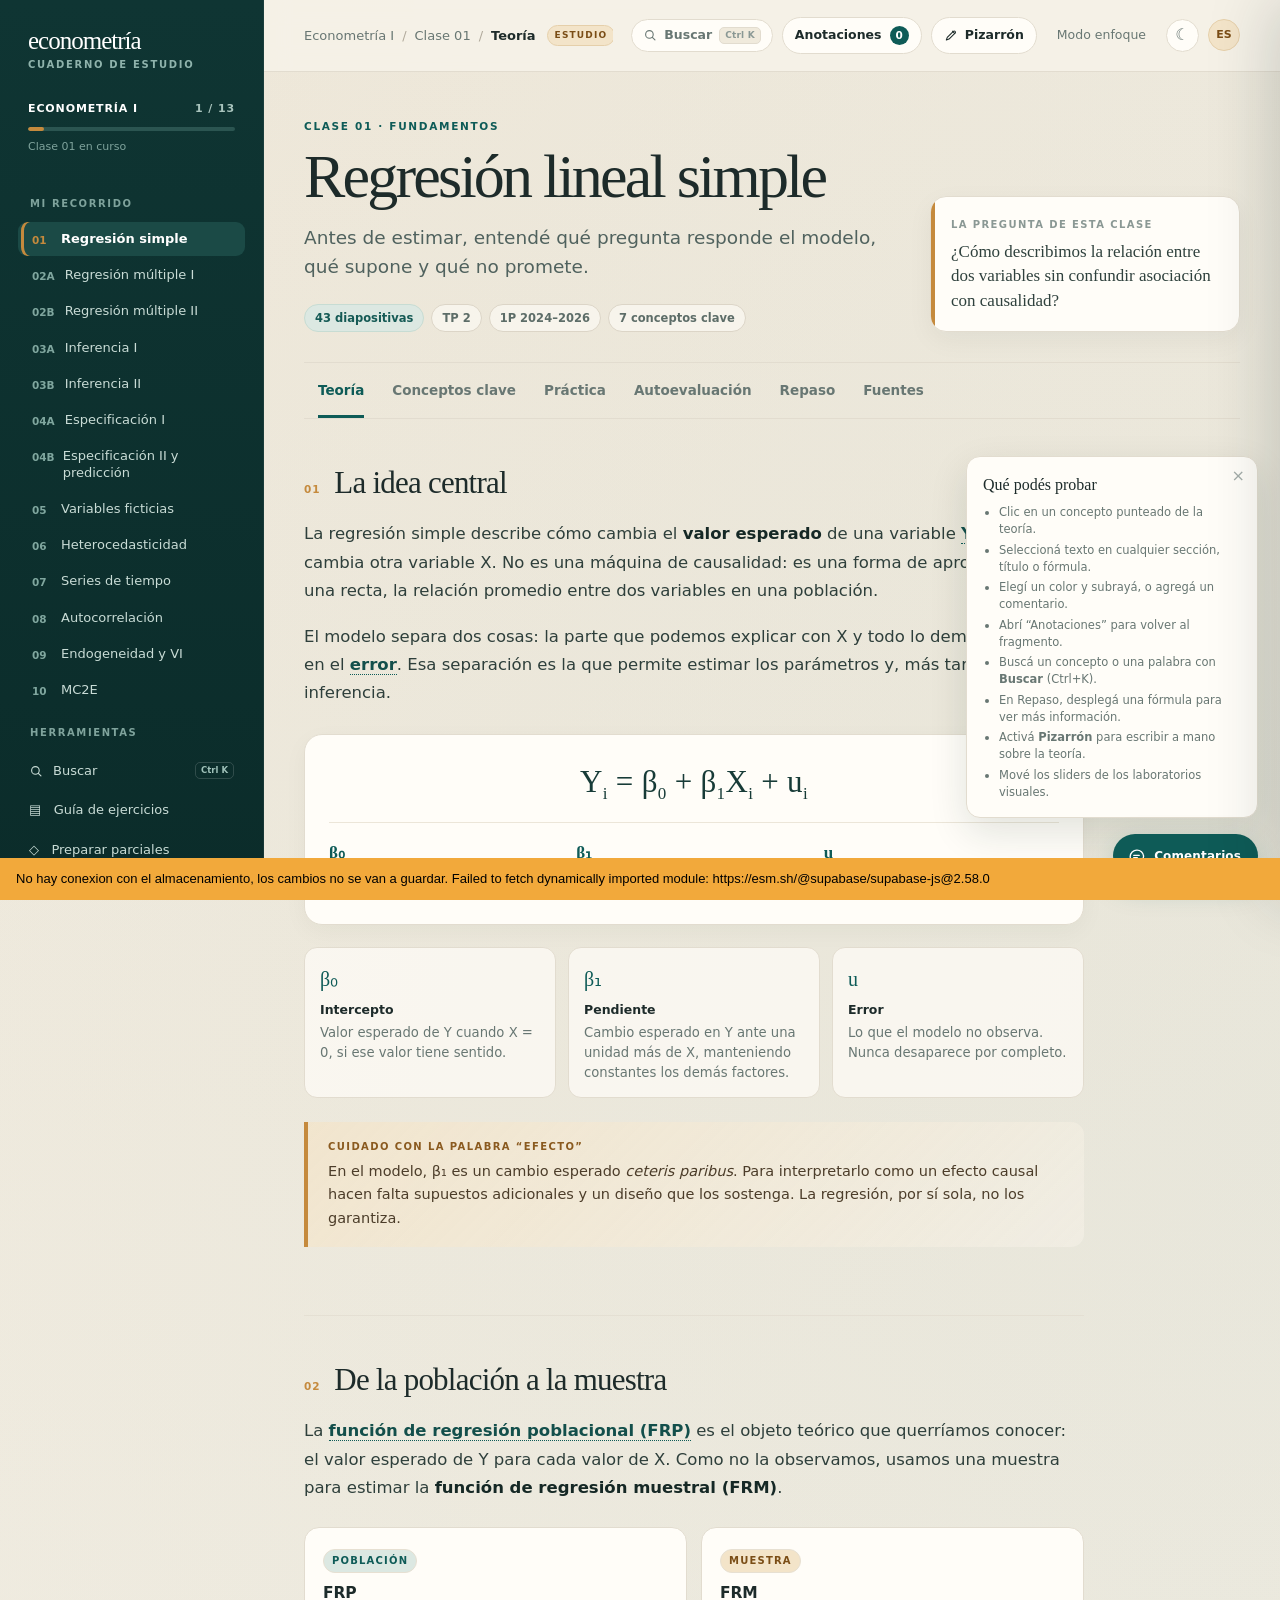
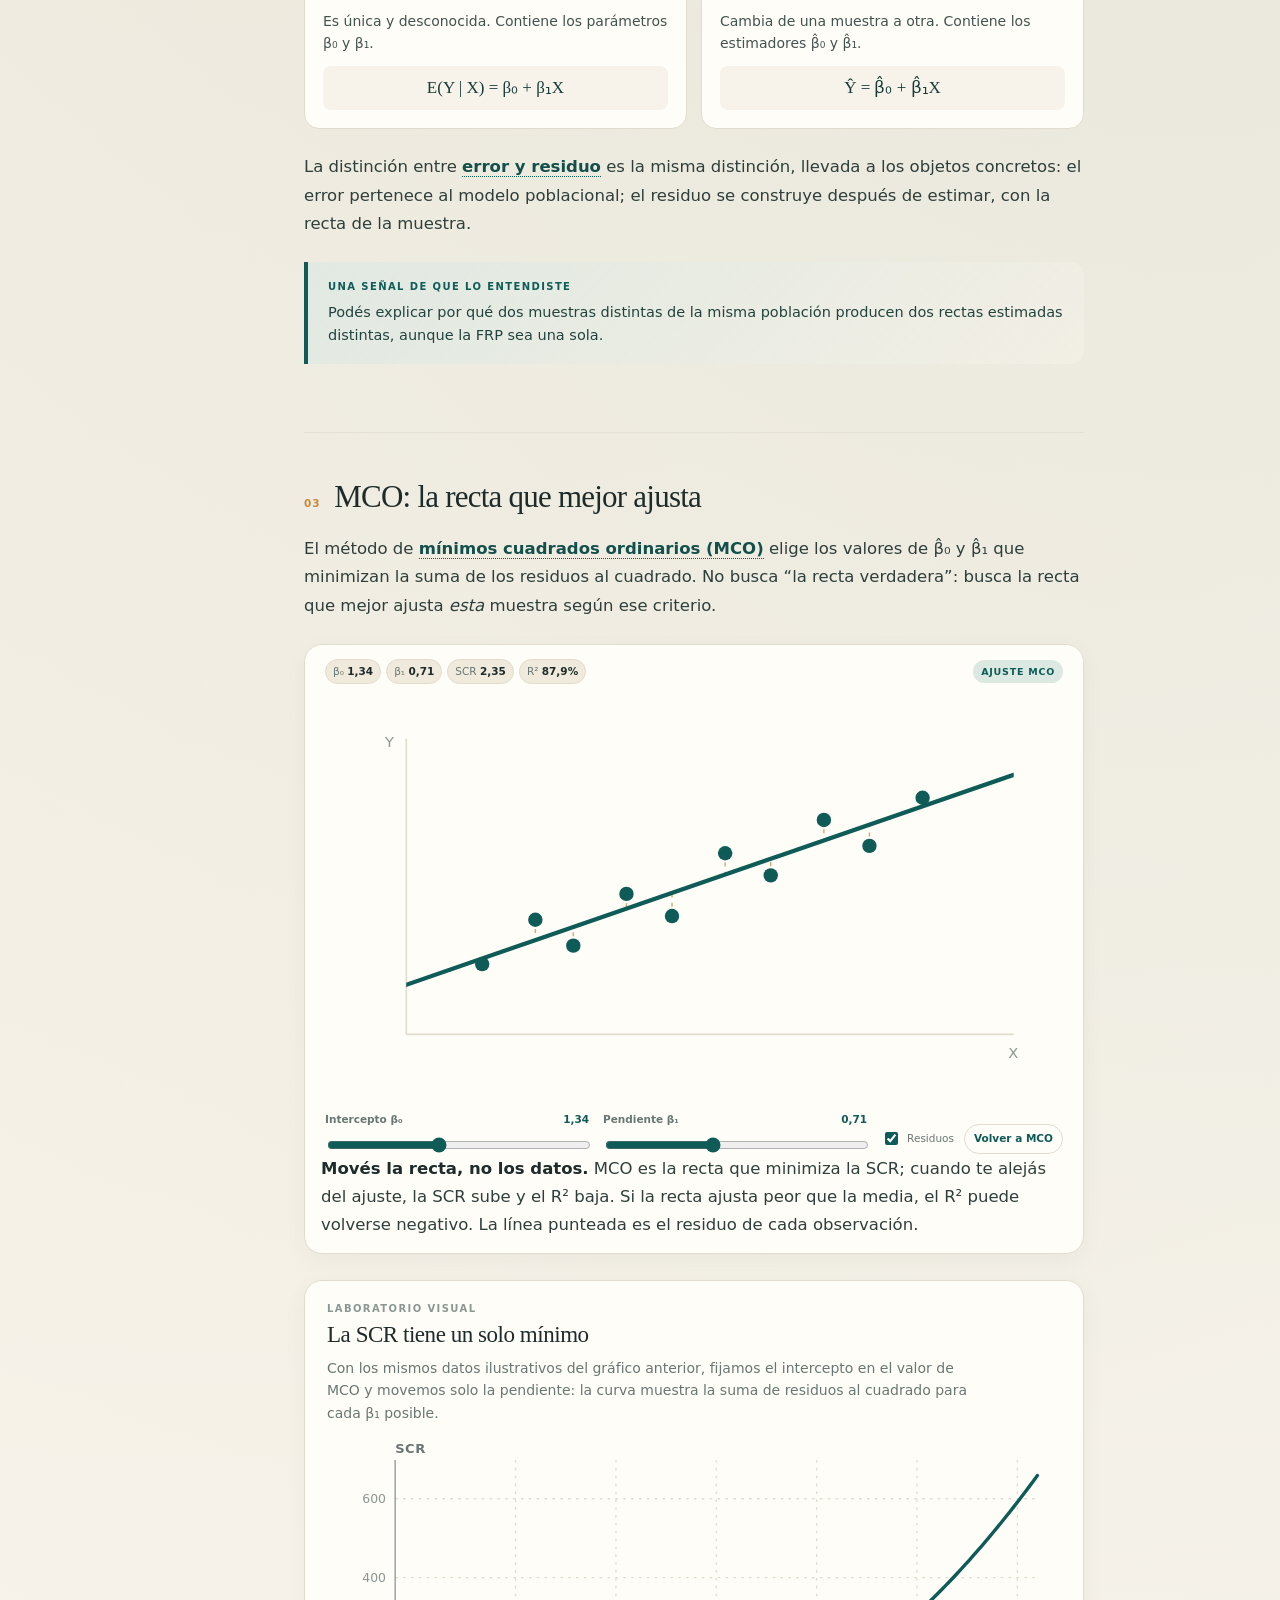
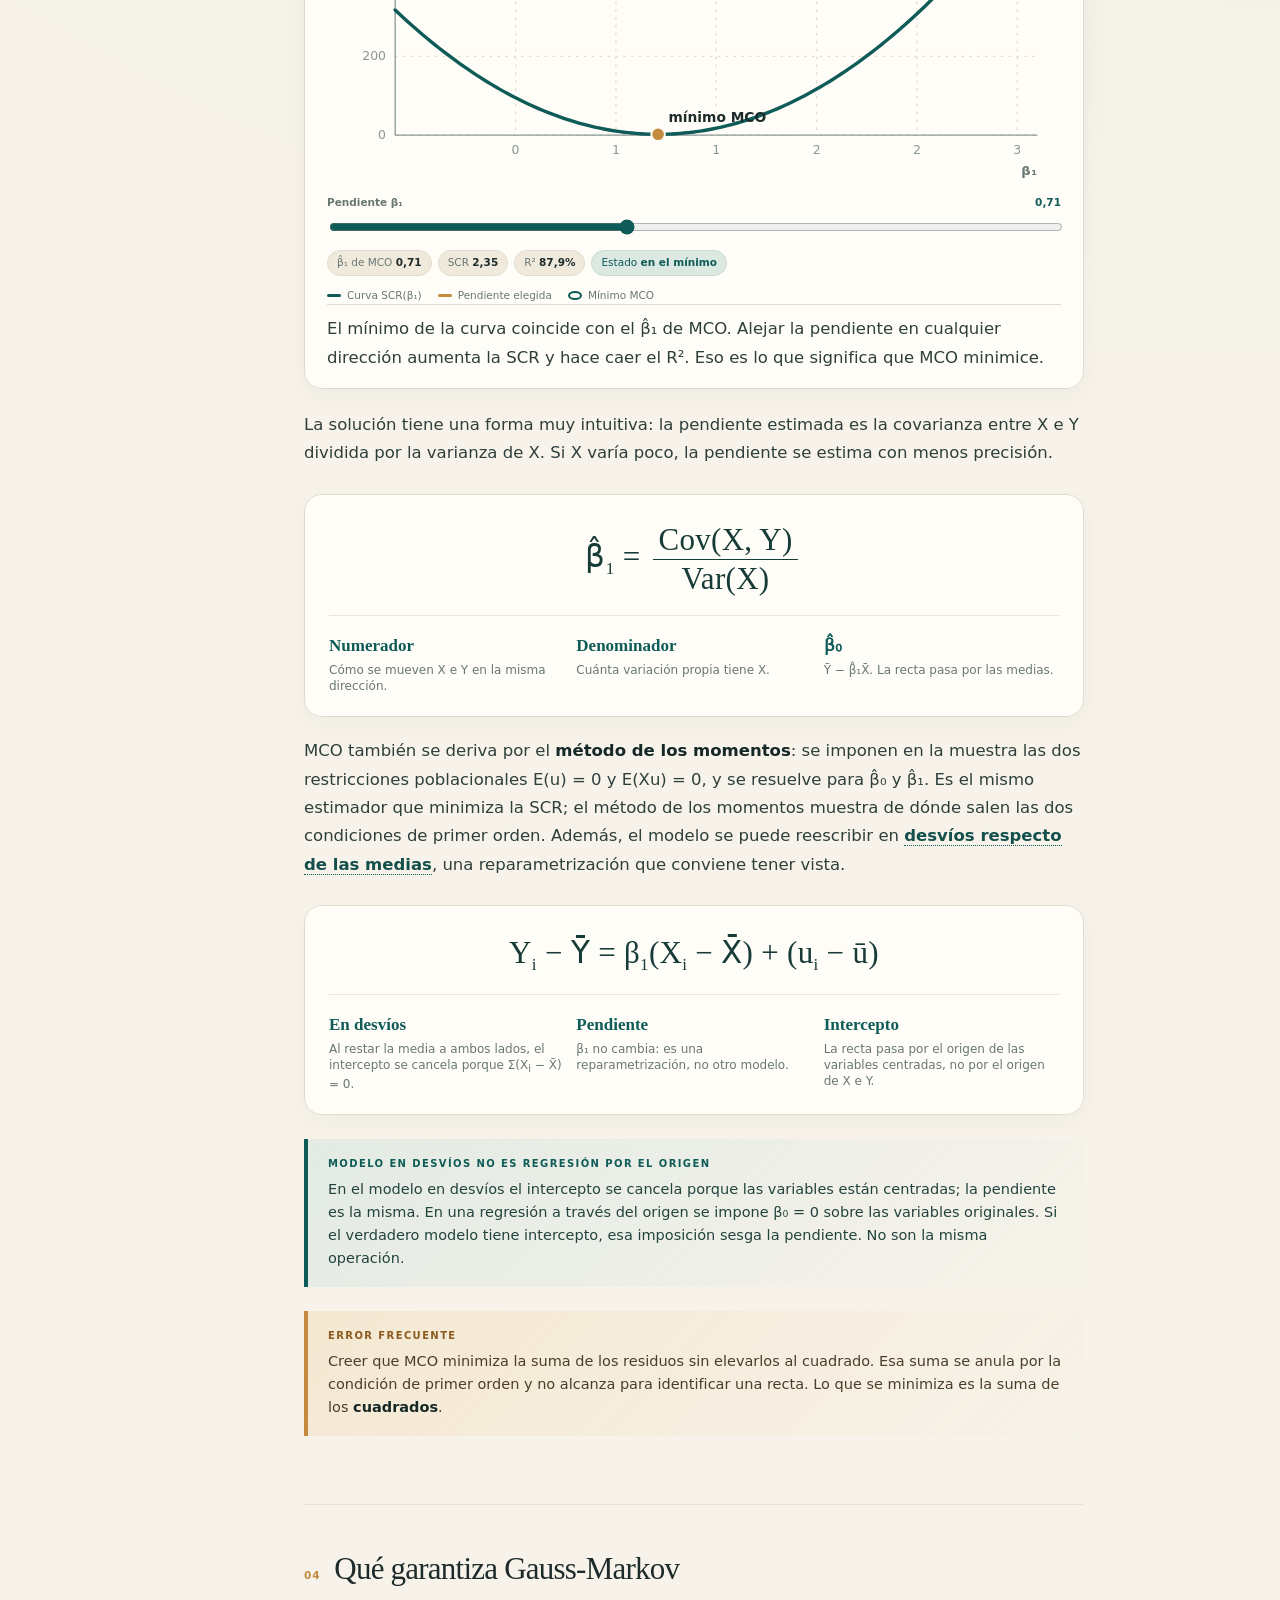
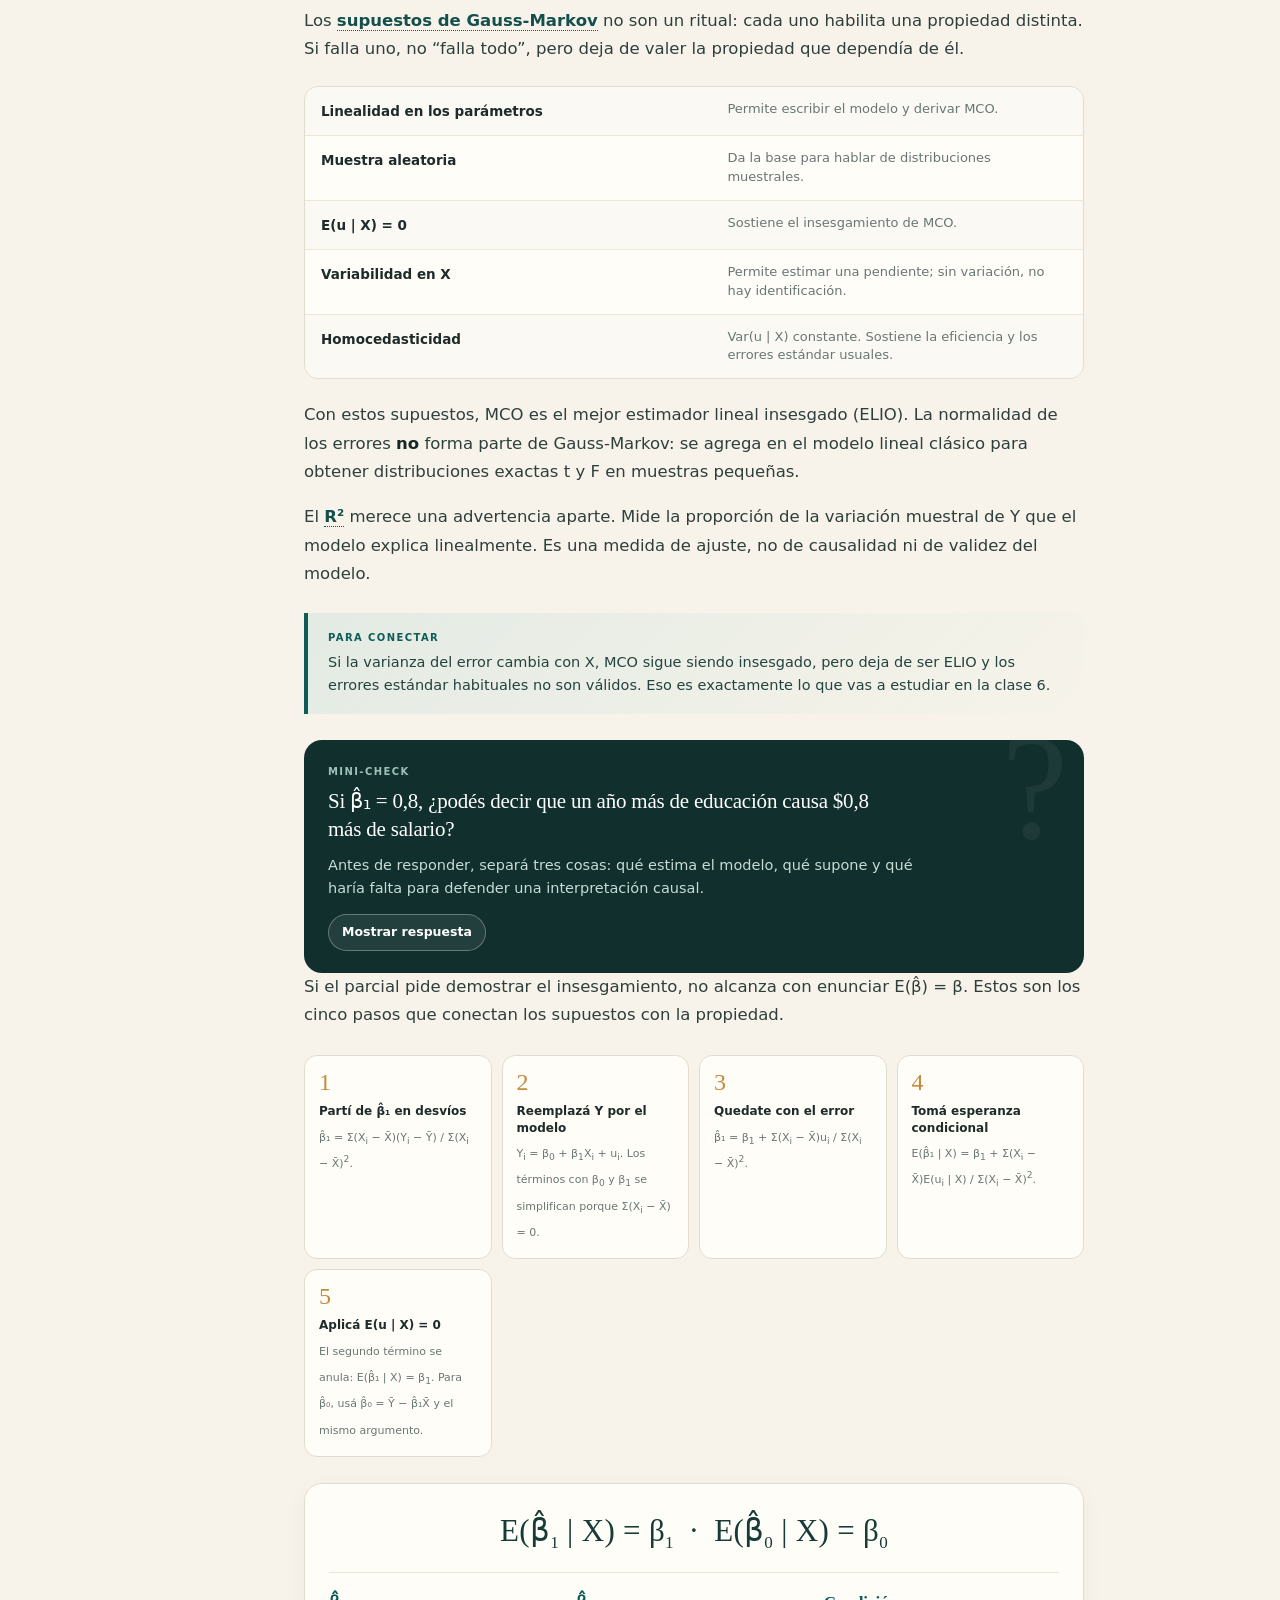
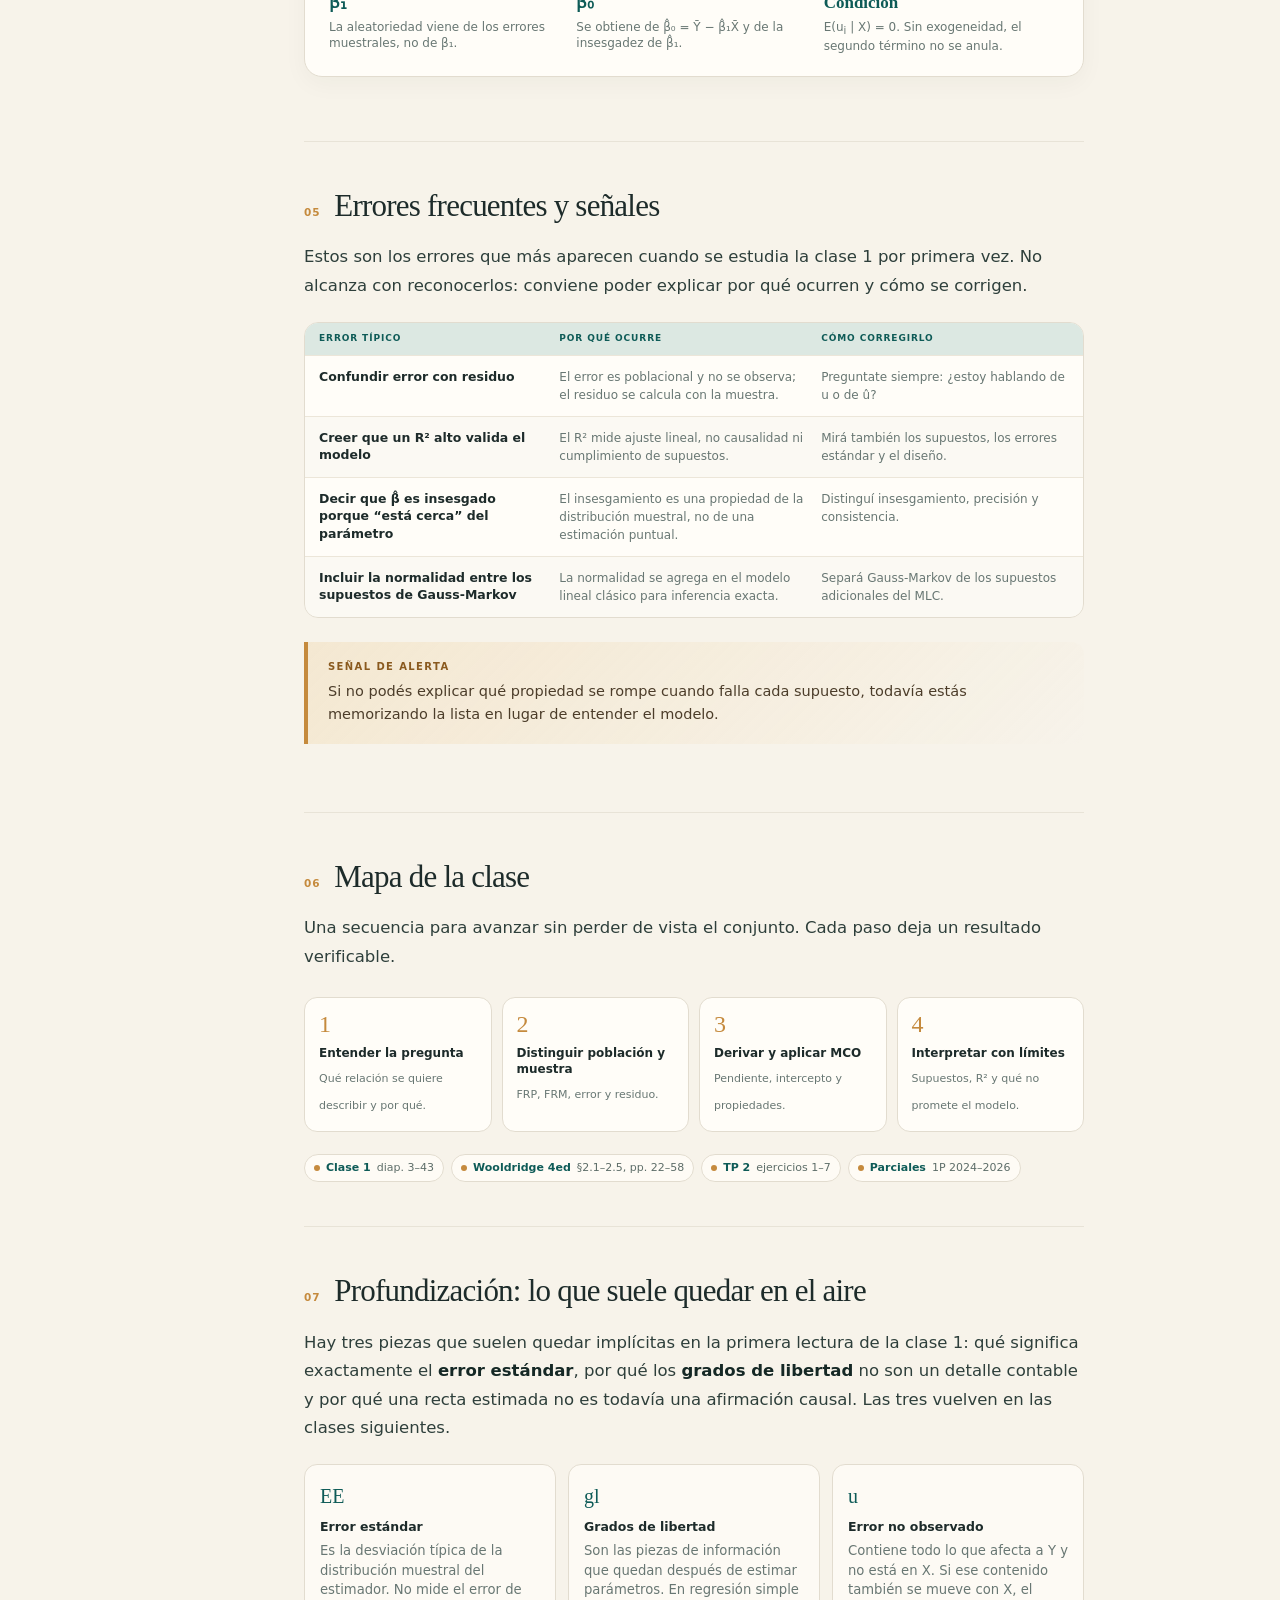
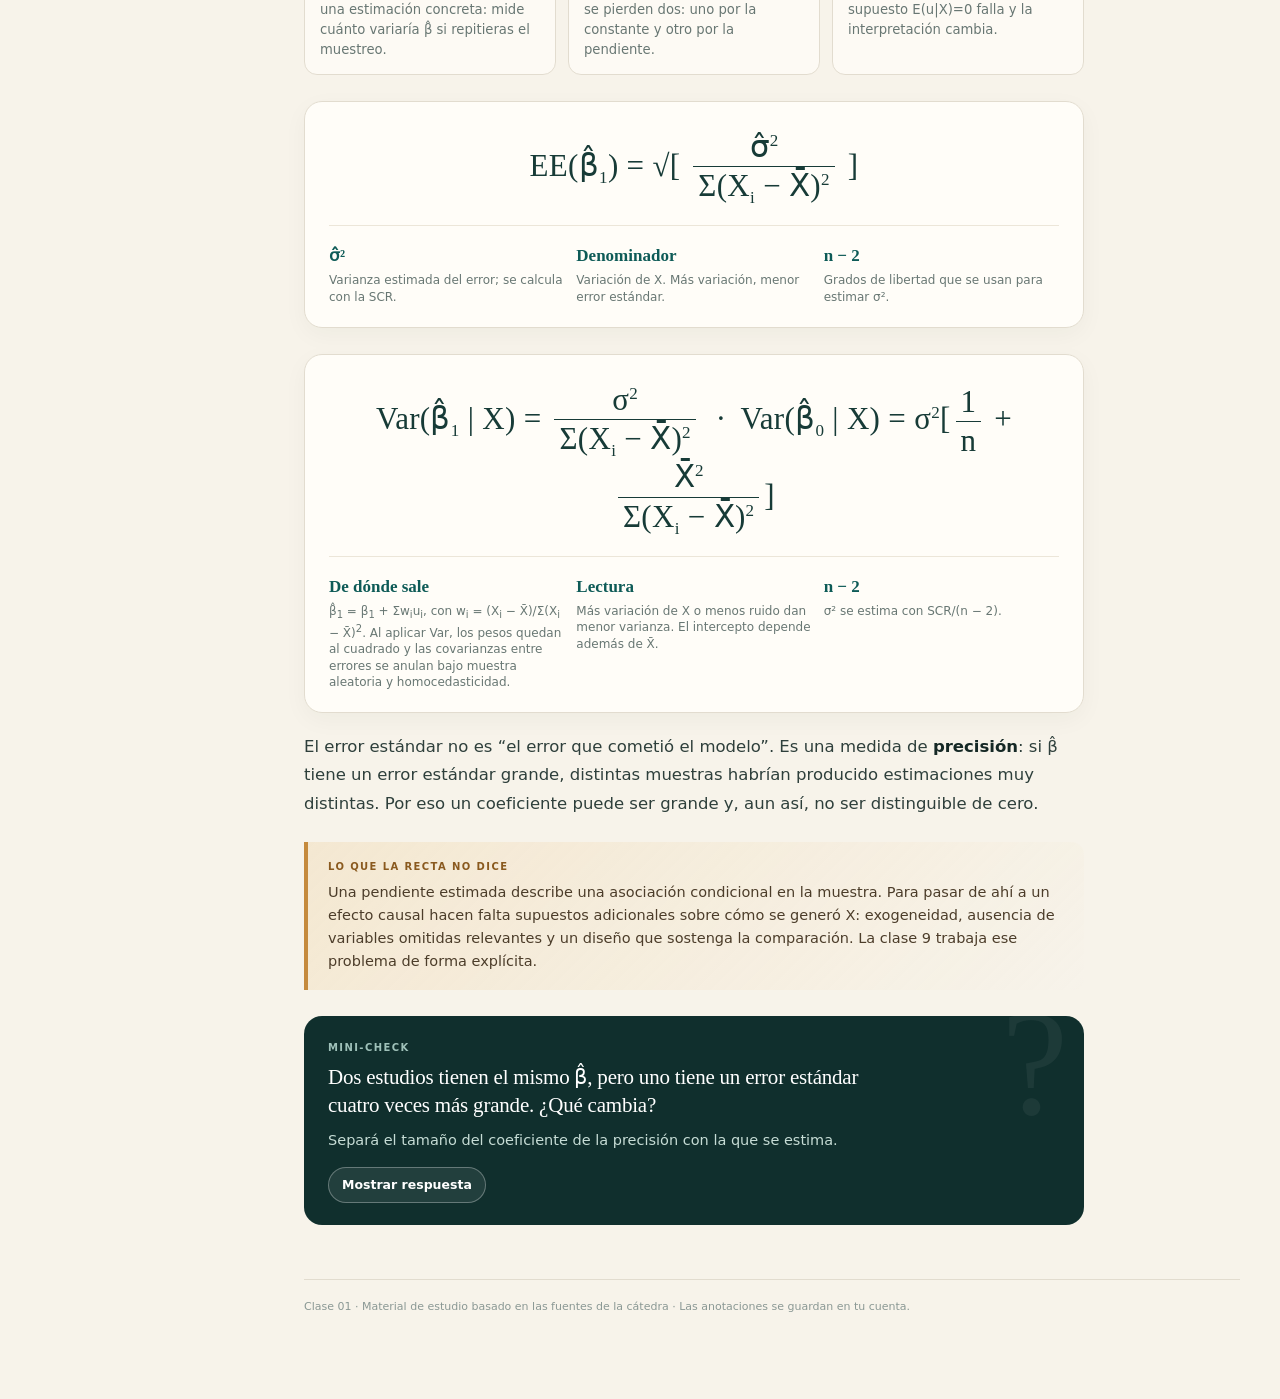
<file: index.html>
<!doctype html>
<html lang="es">
<head>
<meta charset="utf-8">
<meta name="viewport" content="width=device-width, initial-scale=1">
<title>Econometría I · Cuaderno de estudio</title>
<link rel="icon" type="image/svg+xml" href="favicon.svg">
<script>
  (() => {
    let saved = null;
    try { saved = localStorage.getItem("eco-theme"); } catch (e) {}
    const theme = saved || (window.matchMedia("(prefers-color-scheme: dark)").matches ? "dark" : "light");
    document.documentElement.setAttribute("data-theme", theme);
  })();
</script>
<link rel="stylesheet" href="assets/styles.css?v=27">
<link rel="stylesheet" href="assets/viz.css?v=23">
<link rel="stylesheet" href="assets/feedback.css?v=2">
<link rel="stylesheet" href="assets/search.css?v=4">
<link rel="stylesheet" href="assets/board.css?v=2">
</head>
<body>
<div class="layout">
  <aside class="side" aria-label="Recorrido de clases">
    <div class="brand">econometría<span>Cuaderno de estudio</span></div>
    <div class="course">
      <div class="course-top"><b>Econometría I</b><span id="courseCount">1 / 13</span></div>
      <div class="progress"><span id="courseProgress"></span></div>
      <small id="courseStatus">Clase 1 en curso</small>
    </div>
    <div class="side-label">Mi recorrido</div>
    <nav class="class-nav" id="classNav"></nav>
    <div class="side-label">Herramientas</div>
    <button class="side-tool" data-open-search type="button">
      <svg width="14" height="14" viewBox="0 0 24 24" fill="none" stroke="currentColor" stroke-width="1.9" stroke-linecap="round" aria-hidden="true"><circle cx="11" cy="11" r="6.5"></circle><path d="m16 16 4.5 4.5"></path></svg>
      Buscar
      <kbd class="side-key" data-search-key>Ctrl K</kbd>
    </button>
    <button class="side-tool" data-tool="guia" type="button">▤ &nbsp; Guía de ejercicios</button>
    <button class="side-tool" data-tool="parciales" type="button">◇ &nbsp; Preparar parciales</button>
    <button class="side-tool" data-tool="fuentes" type="button">⌘ &nbsp; Mapa de fuentes</button>
    <a class="side-tool" id="feedbackInboxLink" href="feedback.html" hidden>✉ &nbsp; Comentarios recibidos</a>
    <div class="side-foot">
      <b>Un camino posible</b>
      Comprender, practicar y repasar.<br>Sin leer todo de nuevo.
    </div>
  </aside>

  <main class="main">
    <header class="topbar">
      <div class="crumbs"><span class="hide-mobile">Econometría I</span> <i class="hide-mobile">/</i> <span id="crumbClass">Clase 1</span> <i>/</i> <b id="crumbTab">Teoría</b> <span class="mock-badge">ESTUDIO</span></div>
      <div class="top-actions">
        <button class="search-trigger" data-open-search type="button" aria-label="Buscar en el cuaderno" title="Buscar (Ctrl+K)">
          <svg viewBox="0 0 24 24" fill="none" stroke="currentColor" stroke-width="1.9" stroke-linecap="round" aria-hidden="true"><circle cx="11" cy="11" r="6.5"></circle><path d="m16 16 4.5 4.5"></path></svg>
          <span class="search-trigger-label">Buscar</span>
          <kbd data-search-key>Ctrl K</kbd>
        </button>
        <button class="annotations-btn" id="annotationsBtn" aria-haspopup="dialog" aria-expanded="false">
          Anotaciones <span class="count" id="annotCount">0</span>
        </button>
        <button class="board-btn" id="boardBtn" type="button" aria-pressed="false" title="Modo pizarrón (Teoría)">
          <svg viewBox="0 0 24 24" fill="none" stroke="currentColor" stroke-width="1.8" stroke-linecap="round" stroke-linejoin="round" aria-hidden="true"><path d="M4 20.5 8.6 19 19 8.6a2.1 2.1 0 0 0-3-3L5.6 16 4 20.5Z"/><path d="m14.5 5.5 4 4"/></svg>
          <span class="board-btn-label">Pizarrón</span>
        </button>
        <button class="ghost-btn" id="focusBtn" type="button">Modo enfoque</button>
        <button class="theme-btn" id="themeBtn" aria-label="Cambiar a modo noche" title="Modo noche" type="button">☾</button>
        <button class="avatar" id="userBtn" type="button" title="Cuenta">ES</button>
      </div>
    </header>

    <nav class="mobile-classbar" id="mobileClassbar" aria-label="Recorrido de clases"></nav>

    <div class="content" id="app"></div>
  </main>
</div>

<div class="scrim" id="scrim"></div>
<aside class="drawer" id="drawer" role="dialog" aria-modal="true" aria-label="Panel de concepto o anotaciones">
  <div class="drawer-head" id="drawerHead"></div>
  <div class="drawer-body" id="drawerBody"></div>
</aside>

<div class="selection-toolbar" id="selectionToolbar" role="toolbar" aria-label="Acciones sobre la selección">
  <div class="selection-colors" role="group" aria-label="Color del subrayado">
    <button class="swatch swatch-yellow active" data-color="yellow" type="button" aria-label="Amarillo" aria-pressed="true" title="Amarillo"></button>
    <button class="swatch swatch-green" data-color="green" type="button" aria-label="Verde" aria-pressed="false" title="Verde"></button>
    <button class="swatch swatch-blue" data-color="blue" type="button" aria-label="Celeste" aria-pressed="false" title="Celeste"></button>
    <button class="swatch swatch-rose" data-color="rose" type="button" aria-label="Rosa" aria-pressed="false" title="Rosa"></button>
  </div>
  <span class="sep"></span>
  <button data-action="highlight" type="button">Subrayar</button>
  <span class="sep"></span>
  <button data-action="comment" type="button">Comentar</button>
</div>

<div class="comment-popover" id="commentPopover" role="dialog" aria-label="Nuevo comentario">
  <div class="pop-label">Nuevo comentario</div>
  <div class="pop-quote" id="popQuote"></div>
  <textarea class="pop-textarea" id="popTextarea" placeholder="Escribí qué querés recordar de este fragmento…"></textarea>
  <div class="pop-actions">
    <button class="pop-btn" id="popCancel" type="button">Cancelar</button>
    <button class="pop-btn primary" id="popSave" type="button">Guardar comentario</button>
  </div>
</div>

<div class="toast" id="toast"></div>

<div class="hint" id="hint">
  <button class="close-hint" id="closeHint" aria-label="Cerrar ayuda" type="button">×</button>
  <h4>Qué podés probar</h4>
  <ul>
    <li>Clic en un concepto punteado de la teoría.</li>
    <li>Seleccioná texto en cualquier sección, título o fórmula.</li>
    <li>Elegí un color y subrayá, o agregá un comentario.</li>
    <li>Abrí “Anotaciones” para volver al fragmento.</li>
    <li>Buscá un concepto o una palabra con <b>Buscar</b> (Ctrl+K).</li>
    <li>En Repaso, desplegá una fórmula para ver más información.</li>
    <li>Activá <b>Pizarrón</b> para escribir a mano sobre la teoría.</li>
    <li>Mové los sliders de los laboratorios visuales.</li>
  </ul>
</div>

<script src="storage.js" data-app="econometria"></script>
<script src="content/indice.js?v=24"></script>
<script src="content/clase-01.js?v=24"></script>
<script src="content/clase-02a.js?v=24"></script>
<script src="content/clase-02b.js?v=24"></script>
<script src="content/clase-03a.js?v=24"></script>
<script src="content/clase-03b.js?v=24"></script>
<script src="content/clase-04a.js?v=24"></script>
<script src="content/clase-04b.js?v=24"></script>
<script src="content/clase-05.js?v=24"></script>
<script src="content/clase-06.js?v=24"></script>
<script src="content/clase-07.js?v=24"></script>
<script src="content/clase-08.js?v=24"></script>
<script src="content/clase-09.js?v=24"></script>
<script src="content/clase-10.js?v=24"></script>
<script src="assets/store.js?v=23"></script>
<script src="assets/viz.js?v=23"></script>
<script src="assets/app.js?v=31"></script>
<script src="assets/board.js?v=2"></script>
<script src="assets/termstore.js?v=3"></script>
<script src="assets/search.js?v=7"></script>
<script src="assets/feedback.js?v=4"></script>
</body>
</html>
</file>
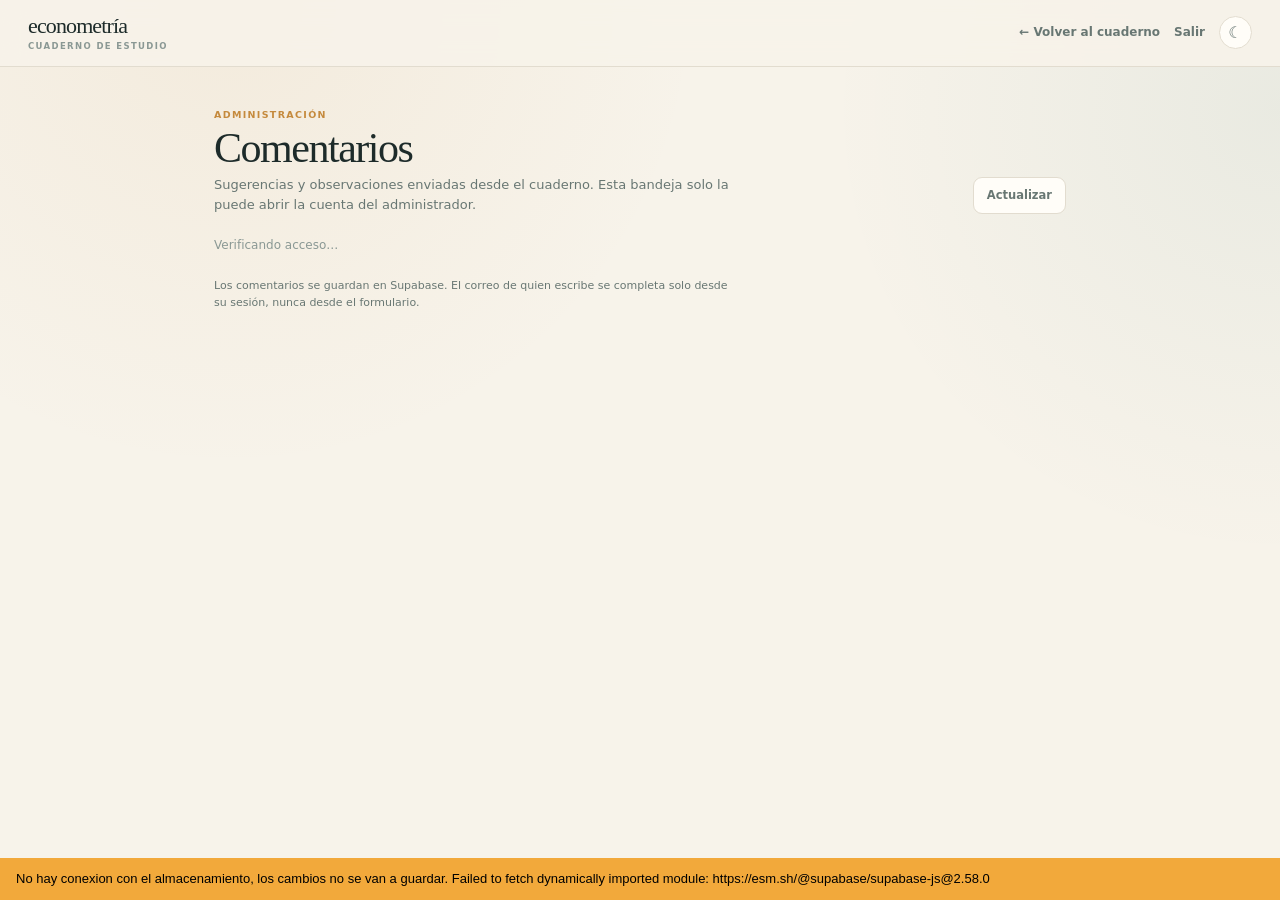
<file: feedback.html>
<!doctype html>
<html lang="es">
<head>
<meta charset="utf-8">
<meta name="viewport" content="width=device-width, initial-scale=1">
<meta name="robots" content="noindex">
<title>Comentarios · Econometría I</title>
<link rel="icon" type="image/svg+xml" href="favicon.svg">
<script>
  (() => {
    let saved = null;
    try { saved = localStorage.getItem("eco-theme"); } catch (e) {}
    const theme = saved || (window.matchMedia("(prefers-color-scheme: dark)").matches ? "dark" : "light");
    document.documentElement.setAttribute("data-theme", theme);
  })();
</script>
<link rel="stylesheet" href="assets/styles.css?v=21">
<link rel="stylesheet" href="assets/feedback.css?v=2">
</head>
<body class="fb-page">
<header class="fb-top">
  <a class="fb-brand" href="index.html">econometría<span>Cuaderno de estudio</span></a>
  <nav class="fb-top-nav" aria-label="Acciones">
    <a class="fb-back" href="index.html">← Volver al cuaderno</a>
    <button class="fb-back fb-back-btn" id="fbSignOut" type="button">Salir</button>
    <button class="theme-btn" id="themeBtn" type="button" aria-label="Cambiar a modo noche" title="Modo noche">☾</button>
  </nav>
</header>

<main class="fb-main">
  <div class="fb-heading">
    <div>
      <div class="fb-eyebrow">Administración</div>
      <h1>Comentarios</h1>
      <p class="fb-sub">Sugerencias y observaciones enviadas desde el cuaderno. Esta bandeja solo la puede abrir la cuenta del administrador.</p>
    </div>
    <button class="fb-refresh" id="fbRefresh" type="button">Actualizar</button>
  </div>

  <p class="fb-status" id="fbStatus" role="status">Verificando acceso…</p>

  <section class="fb-gate" id="fbGate" hidden>
    <div class="fb-gate-icon" aria-hidden="true">🔒</div>
    <b>Esta bandeja es privada</b>
    <p>Entraste con <b data-user></b>, pero los comentarios solo los puede leer el administrador del cuaderno.</p>
    <p><a class="fb-back" href="index.html">Volver al cuaderno</a></p>
  </section>

  <section id="fbInbox" hidden>
    <div class="fb-stats" aria-label="Resumen de comentarios">
      <div class="fb-stat"><b id="statTotal">0</b><span>Total</span></div>
      <div class="fb-stat"><b id="statOpen">0</b><span>Pendientes</span></div>
      <div class="fb-stat"><b id="statResolved">0</b><span>Resueltos</span></div>
    </div>

    <div class="fb-filters">
      <button class="fb-filter active" type="button" data-filter="all" aria-pressed="true">Todas</button>
      <button class="fb-filter" type="button" data-filter="open" aria-pressed="false">Pendientes</button>
      <button class="fb-filter" type="button" data-filter="resolved" aria-pressed="false">Resueltos</button>
      <input class="fb-search" id="fbSearch" type="search" placeholder="Buscar por texto, correo o clase…" aria-label="Buscar comentarios">
    </div>

    <div class="fb-list" id="fbList"></div>
    <div class="fb-empty" id="fbEmpty" hidden></div>
  </section>

  <p class="fb-sub" style="margin-top:22px;font-size:11px;">
    Los comentarios se guardan en Supabase. El correo de quien escribe se completa solo desde su sesión, nunca desde el formulario.
  </p>
</main>

<script src="storage.js" data-app="econometria"></script>
<script src="content/indice.js?v=23"></script>
<script src="assets/feedback-admin.js?v=4"></script>
</body>
</html>
</file>
<file: assets/styles.css>
:root{
    --paper:#f7f3ea;
    --paper-deep:#f0eadc;
    --card:#fffdf8;
    --ink:#1d2b2a;
    --muted:#687773;
    --soft:#8a9894;
    --line:#e2dccf;
    --teal:#0e5b57;
    --teal-dark:#0b3f3c;
    --teal-deep:#102f2d;
    --sage:#dce8e2;
    --sage-deep:#c8dbd3;
    --ochre:#c58a3d;
    --ochre-soft:#f3e4c9;
    --yellow:#f4d98d;
    --green:#bfe0cf;
    --blue:#c9e3f2;
    --rose:#f3cdd6;
    --danger:#a34634;
    --radius:16px;
    --shadow:0 18px 50px rgba(20,40,37,.12);
    --serif:Georgia,"Times New Roman",serif;
    --sans:system-ui,-apple-system,"Segoe UI",Roboto,sans-serif;
  }
  html[data-theme="dark"]{
    color-scheme:dark;
    --paper:#111917;
    --paper-deep:#0d1412;
    --card:#18221f;
    --ink:#e7efe9;
    --muted:#a5b4ad;
    --soft:#7f9089;
    --line:#2b3a34;
    --teal:#6fc3b8;
    --teal-dark:#0e2f2b;
    --teal-deep:#0a211e;
    --sage:#1e3a33;
    --sage-deep:#24443c;
    --ochre:#e0a75c;
    --ochre-soft:#3a2c19;
    --yellow:#6b531b;
    --green:#1f4a36;
    --blue:#1d4054;
    --rose:#4d2630;
    --danger:#f08a76;
    --shadow:0 18px 50px rgba(0,0,0,.38);
  }
  html[data-theme="light"]{color-scheme:light}
  *{box-sizing:border-box}
  html{scroll-behavior:smooth}
  body{
    margin:0;
    background:
      radial-gradient(circle at 18% 0%,rgba(197,138,61,.08),transparent 34%),
      radial-gradient(circle at 100% 12%,rgba(14,91,87,.06),transparent 30%),
      var(--paper);
    color:var(--ink);
    font:16px/1.65 var(--sans);
    -webkit-font-smoothing:antialiased;
  }
  button{font:inherit;color:inherit}
  button,a{-webkit-tap-highlight-color:transparent}
  button:focus-visible,a:focus-visible,[tabindex]:focus-visible{
    outline:2px solid var(--teal);
    outline-offset:3px;
  }
  ::selection{background:#cfe4dd;color:var(--ink)}

  .layout{display:grid;grid-template-columns:264px minmax(0,1fr);min-height:100vh}
  .side{
    position:sticky;top:0;height:100vh;overflow-y:auto;
    background:linear-gradient(180deg,#0f3533 0%,#0b2c2a 100%);
    color:#d9e7e2;padding:28px 18px 24px;
    display:flex;flex-direction:column;gap:0;
    border-right:1px solid rgba(255,255,255,.05);
  }
  .brand{
    font-family:var(--serif);font-size:25px;line-height:1;letter-spacing:-.04em;
    color:#fff;padding:0 10px 4px;
  }
  .brand span{
    display:block;font-family:var(--sans);font-size:10px;font-weight:700;
    letter-spacing:.17em;text-transform:uppercase;color:#8fb3ac;margin-top:7px;
  }
  .course{margin:26px 10px 22px}
  .course-top{display:flex;justify-content:space-between;align-items:center;gap:8px;
    font-size:11px;letter-spacing:.08em;text-transform:uppercase;color:#a9c4bd;font-weight:700}
  .course-top b{color:#fff;font-weight:700}
  .progress{height:4px;background:#2b5551;border-radius:999px;overflow:hidden;margin-top:9px}
  .progress span{display:block;height:100%;width:10%;background:var(--ochre);border-radius:inherit}
  .course small{display:block;color:#7fa39c;font-size:11px;margin-top:7px}

  .side-label{
    font-size:10px;letter-spacing:.16em;text-transform:uppercase;
    color:#7fa39c;font-weight:700;margin:18px 12px 9px;
  }
  .class-nav{display:flex;flex-direction:column;gap:2px}
  .class-nav a{
    display:flex;align-items:flex-start;gap:10px;padding:9px 11px;border-radius:9px;
    color:#c9dcd6;text-decoration:none;font-size:13px;line-height:1.25;
    border-left:3px solid transparent;transition:background .18s ease,color .18s ease;
  }
  .class-nav a:hover{background:rgba(255,255,255,.055);color:#fff}
  .class-nav a.active{
    background:#1b4a46;color:#fff;font-weight:650;
    box-shadow:inset 3px 0 0 var(--ochre);border-left-color:transparent;
  }
  .class-nav .num{
    font-size:10.5px;font-variant-numeric:tabular-nums;color:#80a79f;
    min-width:19px;padding-top:3px;font-weight:700;
  }
  .class-nav a.active .num{color:var(--ochre)}
  .side-tool{
    display:flex;align-items:center;gap:10px;padding:9px 11px;border-radius:9px;
    color:#c9dcd6;text-decoration:none;font-size:13px;cursor:pointer;
    background:none;border:0;text-align:left;width:100%;
  }
  .side-tool:hover{background:rgba(255,255,255,.055);color:#fff}
  .side-foot{
    margin-top:auto;padding:22px 12px 0;border-top:1px solid rgba(255,255,255,.1);
    font-family:var(--serif);font-size:13.5px;line-height:1.45;color:#a9c4bd;
  }
  .side-foot b{display:block;color:#fff;font-family:var(--sans);font-size:10px;
    letter-spacing:.14em;text-transform:uppercase;margin-bottom:5px}

  .main{min-width:0}
  .mobile-classbar{display:none}
  .topbar{
    display:flex;align-items:center;justify-content:space-between;gap:18px;
    padding:17px 40px;border-bottom:1px solid var(--line);
    color:var(--muted);font-size:13px;
    background:rgba(247,243,234,.82);backdrop-filter:blur(12px);
    position:sticky;top:0;z-index:30;
  }
  .crumbs{display:flex;align-items:center;gap:8px;min-width:0;white-space:nowrap;overflow:hidden;text-overflow:ellipsis}
  .crumbs b{color:var(--ink);font-weight:650}
  .crumbs i{font-style:normal;color:#b0a99b}
  .mock-badge{
    font-size:9px;font-weight:800;letter-spacing:.13em;color:#7a4d16;
    background:var(--ochre-soft);border:1px solid #e5cfaa;border-radius:999px;
    padding:2px 7px;margin-left:3px;flex:0 0 auto;
  }
  .top-actions{display:flex;align-items:center;gap:9px;flex:0 0 auto}
  .annotations-btn{
    display:inline-flex;align-items:center;gap:8px;border:1px solid var(--line);
    background:var(--card);border-radius:999px;padding:7px 12px;cursor:pointer;
    font-size:12.5px;font-weight:650;color:var(--ink);transition:border-color .18s,box-shadow .18s;
  }
  .annotations-btn:hover{border-color:#bfcfc8;box-shadow:0 3px 12px rgba(20,40,37,.06)}
  .annotations-btn .count{
    background:var(--teal);color:#fff;border-radius:999px;min-width:19px;
    padding:1px 6px;font-size:10.5px;text-align:center;font-variant-numeric:tabular-nums;
  }
  .ghost-btn{
    border:1px solid transparent;background:transparent;border-radius:999px;
    padding:7px 10px;font-size:12.5px;color:var(--muted);cursor:pointer;
  }
  .ghost-btn:hover{background:rgba(14,91,87,.06);color:var(--teal)}
  .theme-btn{
    width:33px;height:33px;flex:0 0 auto;border-radius:50%;border:1px solid var(--line);
    background:var(--card);color:var(--muted);display:grid;place-items:center;
    cursor:pointer;font-size:16px;line-height:1;transition:background .18s,color .18s,border-color .18s;
  }
  .theme-btn:hover{background:var(--paper-deep);color:var(--teal);border-color:#bfcfc8}
  .avatar{
    width:32px;height:32px;border-radius:50%;background:var(--ochre-soft);
    color:#7a4d16;display:grid;place-items:center;font-size:11px;font-weight:800;
    border:1px solid #e5cfaa;
  }

  .content{max-width:1020px;margin:0 auto;padding:0 40px 84px}
  .hero{
    display:grid;grid-template-columns:minmax(0,1fr) 310px;gap:40px;align-items:end;
    padding:46px 0 30px;border-bottom:1px solid var(--line);
  }
  .eyebrow{
    font-size:10.5px;font-weight:800;letter-spacing:.16em;text-transform:uppercase;
    color:var(--teal);margin-bottom:10px;
  }
  h1{
    font-family:var(--serif);font-weight:400;font-size:clamp(40px,5vw,62px);
    line-height:1.02;letter-spacing:-.045em;margin:0 0 16px;max-width:720px;
  }
  .lead{max-width:620px;color:#50625e;font-size:18.5px;line-height:1.55;margin:0}
  .hero-meta{display:flex;flex-wrap:wrap;gap:7px;margin-top:22px}
  .pill{
    display:inline-flex;align-items:center;gap:6px;border:1px solid #dcd5c7;
    background:rgba(255,253,248,.6);border-radius:999px;padding:4px 10px;
    font-size:11.5px;color:#5d6d68;font-weight:600;
  }
  .pill.teal{background:var(--sage);border-color:#c7dcd3;color:#155a55}
  .question-card{
    background:var(--card);border:1px solid var(--line);border-radius:var(--radius);
    padding:20px 20px 18px;box-shadow:0 8px 26px rgba(20,40,37,.05);
    position:relative;overflow:hidden;
  }
  .question-card:before{
    content:"";position:absolute;left:0;top:0;bottom:0;width:4px;background:var(--ochre);
  }
  .question-card p{font-family:var(--serif);font-size:17px;line-height:1.45;margin:6px 0 0;color:#2f413d}
  .mini-label{
    display:block;font-size:10px;letter-spacing:.14em;text-transform:uppercase;
    color:var(--soft);font-weight:800;
  }

  .tabs{
    display:flex;gap:28px;border-bottom:1px solid var(--line);overflow-x:auto;
    position:sticky;top:var(--topbar-h,72px);z-index:20;
    background:transparent;
    scrollbar-width:none;padding:0 14px;
  }
  .tabs.stuck{
    background:transparent;
    -webkit-backdrop-filter:blur(10px);backdrop-filter:blur(10px);
  }
  @supports not ((backdrop-filter:blur(1px)) or (-webkit-backdrop-filter:blur(1px))){
    .tabs.stuck{background:rgba(247,243,234,.93)}
  }
  .tabs::-webkit-scrollbar{display:none}
  .tab{
    appearance:none;background:none;border:0;border-bottom:3px solid transparent;
    padding:16px 0 13px;color:var(--muted);font-size:13.5px;font-weight:650;
    cursor:pointer;white-space:nowrap;transition:color .18s,border-color .18s;
  }
  .tab:hover{color:var(--teal)}
  .tab.active{color:var(--teal);border-bottom-color:var(--teal)}
  .tab-panel{display:none;animation:rise .32s ease both}
  .tab-panel.active{display:block}
  @keyframes rise{from{opacity:0;transform:translateY(6px)}to{opacity:1;transform:none}}

  .reading{max-width:780px;padding-top:38px}
  .lesson-section{padding:8px 0 44px;border-bottom:1px solid rgba(226,220,207,.7);margin-bottom:38px}
  .lesson-section:last-of-type{border-bottom:0;margin-bottom:0}
  .section-head{display:flex;align-items:baseline;gap:14px;margin-bottom:20px}
  .section-num{
    font-size:10.5px;font-weight:800;color:var(--ochre);letter-spacing:.08em;
    font-variant-numeric:tabular-nums;padding-top:4px;
  }
  h2{font-family:var(--serif);font-weight:400;font-size:31px;line-height:1.15;
    letter-spacing:-.025em;margin:0}
  h3{font-size:15.5px;line-height:1.35;margin:0 0 6px;font-weight:750;letter-spacing:-.01em}
  .reading p{margin:0 0 17px;color:#2e3f3b;font-size:16.5px;line-height:1.72}
  .reading p:last-child{margin-bottom:0}
  .reading strong{font-weight:750;color:#152825}
  .dropcap:first-letter{
    float:left;font-family:var(--serif);font-size:57px;line-height:.82;
    padding:8px 9px 0 0;color:var(--teal);
  }
  .concept{
    border-bottom:1.5px dotted var(--teal);cursor:pointer;font-weight:650;
    color:#134f4b;transition:background .16s ease;
  }
  .concept:hover{background:rgba(14,91,87,.08)}
  .inline-note{color:var(--muted);font-size:14.5px}

  .formula-display{
    background:var(--card);border:1px solid var(--line);border-radius:18px;
    padding:22px 24px;margin:26px 0 20px;box-shadow:0 7px 24px rgba(20,40,37,.04);
  }
  .formula-main{
    font-family:var(--serif);font-size:31px;line-height:1.2;text-align:center;
    color:#173b37;padding:6px 0 18px;letter-spacing:.01em;
    max-width:100%;overflow-x:auto;
  }
  .formula-main sub{font-size:.55em}
  .formula-main sup{font-size:.55em}
  .formula-main .matrix{
    display:inline-table;border-collapse:collapse;margin:0 8px;vertical-align:middle;
    font-size:.72em;border-left:2px solid currentColor;border-right:2px solid currentColor;
    border-radius:2px;
  }
  .formula-main .matrix td{padding:3px 12px;text-align:right;white-space:nowrap}
  .frac{
    display:inline-flex;flex-direction:column;align-items:stretch;
    vertical-align:middle;text-align:center;white-space:nowrap;
    line-height:1.12;margin:0 .16em;
  }
  .frac .frac-num,.frac .frac-den{display:block;white-space:nowrap;text-align:center}
  .frac .frac-slash{display:none}
  .frac .frac-num{border-bottom:1.5px solid currentColor;padding:0 .16em .06em}
  .frac .frac-den{padding:.06em .16em 0}
  .formula-main .frac .frac{font-size:.92em}
  .formula-legend{
    display:grid;grid-template-columns:repeat(3,1fr);gap:12px;
    border-top:1px solid #ece6d9;padding-top:16px;
  }
  .formula-legend div{display:flex;flex-direction:column;gap:2px}
  .legend-key{font-family:var(--serif);font-size:17px;color:var(--teal);font-weight:700}
  .formula-legend span:last-child{font-size:12px;color:var(--muted);line-height:1.35}

  .interpret-grid{display:grid;grid-template-columns:repeat(3,1fr);gap:12px;margin:22px 0}
  .interpret{
    background:rgba(255,253,248,.7);border:1px solid var(--line);border-radius:13px;
    padding:15px 15px 14px;
  }
  .interpret .sym{font-family:var(--serif);font-size:20px;color:var(--teal);display:block;margin-bottom:4px}
  .interpret p{font-size:13.2px;line-height:1.5;color:var(--muted);margin:0}
  .interpret b{display:block;font-size:12.5px;color:var(--ink);margin-bottom:3px}

  .callout{
    background:linear-gradient(135deg,rgba(243,228,201,.75),rgba(247,243,234,.5));
    border-left:4px solid var(--ochre);border-radius:0 13px 13px 0;
    padding:17px 20px;margin:24px 0;color:#4c3d2a;
  }
  .callout .mini-label{color:#8a5a1f;margin-bottom:5px}
  .callout p{font-size:14.5px;line-height:1.6;margin:0;color:#4c3d2a}
  .callout.teal{
    background:linear-gradient(135deg,rgba(220,232,226,.75),rgba(247,243,234,.5));
    border-left-color:var(--teal);color:#23433e;
  }
  .callout.teal .mini-label{color:var(--teal)}
  .callout.teal p{color:#23433e}

  .compare-grid{display:grid;grid-template-columns:1fr 1fr;gap:14px;margin:24px 0}
  .compare-card{
    background:var(--card);border:1px solid var(--line);border-radius:15px;padding:18px;
  }
  .compare-card .tag{
    display:inline-block;font-size:10px;letter-spacing:.12em;text-transform:uppercase;
    font-weight:800;color:var(--teal);background:var(--sage);padding:3px 8px;border-radius:999px;
    margin-bottom:10px;
  }
  .compare-card.muted .tag{color:#7a4d16;background:var(--ochre-soft)}
  .compare-card p{font-size:14px;line-height:1.58;color:#42534f;margin:0 0 10px}
  .compare-card p:last-child{margin:0}
  .compare-card .eq{
    font-family:var(--serif);font-size:17px;color:#173b37;background:#f7f3ea;
    border-radius:8px;padding:8px 10px;text-align:center;margin-top:12px;
  }

  .chart-lab{
    background:var(--card);border:1px solid var(--line);border-radius:18px;
    padding:14px 16px 13px;margin:24px 0 18px;box-shadow:0 7px 24px rgba(20,40,37,.04);
  }
  .chart-topline{display:flex;align-items:center;justify-content:space-between;gap:10px;flex-wrap:wrap;margin:0 4px 4px}
  .chart-metrics{display:flex;flex-wrap:wrap;gap:5px}
  .chart-metrics span{
    font-size:10.5px;color:var(--muted);background:var(--paper-deep);
    border:1px solid var(--line);border-radius:999px;padding:3px 7px;
  }
  .chart-metrics b{color:var(--ink);font-variant-numeric:tabular-nums;font-weight:750}
  .chart-status{
    font-size:9.5px;font-weight:800;letter-spacing:.08em;text-transform:uppercase;
    color:var(--teal);background:var(--sage);border-radius:999px;padding:4px 8px;white-space:nowrap;
  }
  .chart-status.manual{color:#7a4d16;background:var(--ochre-soft)}
  .scatter{display:block;width:100%;height:auto}
  .axis-line{stroke:var(--line)}
  .axis-label{fill:var(--soft)}
  .fit-line{stroke:var(--teal);stroke-width:3.2;stroke-linecap:round}
  .resid-line{stroke:var(--ochre);stroke-width:1.1;stroke-dasharray:3 4;opacity:.72}
  .pt{fill:var(--teal)}
  .chart-controls{display:grid;grid-template-columns:1.05fr 1.05fr auto;gap:14px;align-items:end;margin:10px 4px 0}
  .range-control{display:flex;flex-direction:column;gap:6px}
  .range-control > span{display:flex;justify-content:space-between;gap:10px;font-size:10.5px;color:var(--muted);font-weight:650}
  .range-control output{color:var(--teal);font-variant-numeric:tabular-nums;font-weight:750}
  .range-control input[type="range"]{width:100%;accent-color:var(--teal);cursor:pointer}
  .chart-actions{display:flex;align-items:center;gap:10px;padding-bottom:1px;flex-wrap:wrap}
  .check-control{display:flex;align-items:center;gap:6px;font-size:10.5px;color:var(--muted);white-space:nowrap;cursor:pointer}
  .check-control input{accent-color:var(--teal)}
  .reset-chart{
    border:1px solid var(--line);background:transparent;border-radius:999px;padding:5px 9px;
    font-size:10.5px;font-weight:650;color:var(--teal);cursor:pointer;white-space:nowrap;
  }
  .reset-chart:hover{background:var(--sage)}
  .chart-hint{font-size:11.5px;line-height:1.5;color:var(--muted);margin:10px 4px 0}
  .chart-hint b{color:var(--ink)}

  .assumption-table{border:1px solid var(--line);border-radius:14px;overflow:hidden;margin:22px 0;background:var(--card)}
  .assumption-row{display:grid;grid-template-columns:1.15fr 1fr;gap:16px;padding:13px 16px;border-bottom:1px solid #ece6d9}
  .assumption-row:last-child{border-bottom:0}
  .assumption-row b{font-size:13.5px;color:var(--ink)}
  .assumption-row span{font-size:13px;color:var(--muted);line-height:1.45}
  .assumption-row:nth-child(odd){background:rgba(247,243,234,.45)}

  .mini-check{
    background:var(--teal-deep);color:#e7f1ed;border-radius:18px;padding:24px 24px 22px;
    margin:26px 0 0;position:relative;overflow:hidden;
  }
  .mini-check:after{
    content:"?";position:absolute;right:16px;top:-28px;font-family:var(--serif);
    font-size:150px;color:rgba(255,255,255,.055);line-height:1;
  }
  .mini-check .mini-label{color:#9fc1b9}
  .mini-check h3{color:#fff;font-family:var(--serif);font-size:21px;font-weight:400;margin:6px 0 10px;max-width:560px}
  .mini-check p{color:#c6dcd5;font-size:14.5px;line-height:1.6;margin:0 0 14px;max-width:620px}
  .check-btn{
    border:1px solid rgba(255,255,255,.3);background:rgba(255,255,255,.08);color:#fff;
    border-radius:999px;padding:7px 13px;font-size:12.5px;font-weight:650;cursor:pointer;
  }
  .check-btn:hover{background:rgba(255,255,255,.15)}
  .check-answer{display:none;margin-top:14px;border-top:1px solid rgba(255,255,255,.16);padding-top:13px}
  .check-answer.show{display:block}
  .check-answer p{color:#e7f1ed;font-size:14px;margin:0}

  .class-map{display:grid;grid-template-columns:repeat(4,1fr);gap:10px;margin:26px 0 0}
  .map-step{
    background:var(--card);border:1px solid var(--line);border-radius:13px;padding:14px;
    position:relative;
  }
  .map-step .n{
    font-family:var(--serif);font-size:24px;color:var(--ochre);line-height:1;
    display:block;margin-bottom:9px;
  }
  .map-step b{display:block;font-size:12px;line-height:1.35;margin-bottom:3px}
  .map-step span{font-size:11px;line-height:1.4;color:var(--muted)}
  .source-strip{display:flex;flex-wrap:wrap;gap:7px;margin-top:22px}
  .source-chip{
    display:inline-flex;align-items:center;gap:6px;background:rgba(255,253,248,.8);
    border:1px solid var(--line);border-radius:999px;padding:4px 9px;font-size:11px;color:#5d6d68;
  }
  .source-chip b{color:var(--teal);font-weight:750}
  .source-chip .dot{width:6px;height:6px;border-radius:50%;background:var(--ochre);display:inline-block}

  /* concept cards */
  .panel-intro{max-width:720px;padding:34px 0 24px}
  .panel-intro h2{font-size:34px;margin-bottom:10px}
  .panel-intro p{color:var(--muted);font-size:16px;line-height:1.6;margin:0;max-width:650px}
  .panel-intro .open-btn{margin-top:14px}
  .concept-grid{display:grid;grid-template-columns:1fr 1fr;gap:13px;padding-bottom:30px}
  .concept-card{
    text-align:left;background:var(--card);border:1px solid var(--line);border-radius:15px;
    padding:18px 18px 15px;cursor:pointer;transition:transform .18s ease,box-shadow .18s ease,border-color .18s ease;
    display:flex;flex-direction:column;gap:5px;min-height:150px;
  }
  .concept-card:hover{transform:translateY(-2px);box-shadow:0 12px 30px rgba(20,40,37,.08);border-color:#c9d6cf}
  .card-num{font-size:10px;font-weight:800;letter-spacing:.1em;color:var(--ochre)}
  .concept-card h3{font-size:16px;margin:0}
  .concept-card p{font-size:13px;line-height:1.5;color:var(--muted);margin:0;flex:1}
  .card-meta{display:flex;flex-wrap:wrap;align-items:flex-end;justify-content:space-between;gap:6px 8px;border-top:1px solid #eee8dc;padding-top:8px;margin-top:4px}
  .card-source{font-size:10.5px;color:#8a9894;border-top:0;padding-top:0;margin-top:0}
  .card-flags{display:flex;flex-wrap:wrap;gap:4px;justify-content:flex-end}
  .card-flag{font-size:8.5px;font-weight:800;letter-spacing:.06em;text-transform:uppercase;color:#7a4d16;background:var(--ochre-soft);border:1px solid #e5cfaa;border-radius:999px;padding:2px 6px;white-space:nowrap}
  .card-flag.visual{color:var(--teal);background:var(--sage);border-color:var(--sage-deep)}

  /* practice */
  .exercise-list{display:flex;flex-direction:column;gap:12px;padding-bottom:28px}
  .exercise-card{
    background:var(--card);border:1px solid var(--line);border-radius:15px;padding:18px 20px;
    display:grid;grid-template-columns:64px 1fr auto;gap:16px;align-items:start;
  }
  .ex-label{
    font-size:10px;font-weight:800;letter-spacing:.08em;color:var(--ochre);
    border-right:1px solid #ece6d9;padding-right:12px;line-height:1.5;text-align:right;
  }
  .exercise-card h3{font-size:15.5px;margin-bottom:4px}
  .exercise-card p{font-size:13px;line-height:1.55;color:var(--muted);margin:0 0 8px}
  .tag-row{display:flex;flex-wrap:wrap;gap:5px}
  .tag{font-size:10px;padding:2px 7px;border-radius:999px;background:#f1ece1;color:#667570;border:1px solid #e7e0d2}
  .tag.teal{background:var(--sage);color:#155a55;border-color:#c7dcd3}
  .open-btn{
    border:1px solid var(--line);background:transparent;border-radius:999px;padding:6px 11px;
    font-size:11.5px;font-weight:650;color:var(--teal);cursor:pointer;white-space:nowrap;
  }
  .open-btn:hover{background:rgba(14,91,87,.06);border-color:#bfcfc8}

  /* review */
  .session{
    background:var(--card);border:1px solid var(--line);border-radius:18px;padding:8px 22px;
    margin:8px 0 22px;
  }
  .session-block{display:grid;grid-template-columns:74px 1fr;gap:18px;padding:17px 0;border-bottom:1px solid #ece6d9}
  .session-block:last-child{border-bottom:0}
  .time{font-size:11px;font-weight:800;color:var(--ochre);letter-spacing:.04em;padding-top:4px;font-variant-numeric:tabular-nums}
  .session-block h3{font-size:14px;margin-bottom:3px}
  .session-block p{font-size:13px;line-height:1.55;color:var(--muted);margin:0}
  .kit-grid{display:grid;grid-template-columns:1fr 1fr;gap:12px;padding-bottom:28px}
  .kit-card{background:var(--card);border:1px solid var(--line);border-radius:14px;padding:16px}
  .kit-card .k{font-size:10px;font-weight:800;letter-spacing:.1em;color:var(--ochre);display:block;margin-bottom:5px}
  .kit-card h3{font-size:14px;margin-bottom:4px}
  .kit-card p{font-size:12.5px;line-height:1.5;color:var(--muted);margin:0}

  /* sources */
  .source-list{display:flex;flex-direction:column;gap:11px;padding-bottom:28px}
  .source-card{
    background:var(--card);border:1px solid var(--line);border-radius:14px;padding:16px 18px;
    display:grid;grid-template-columns:120px 1fr;gap:18px;align-items:start;
  }
  .source-type{
    font-size:9.5px;font-weight:800;letter-spacing:.1em;text-transform:uppercase;color:var(--teal);
    background:var(--sage);border-radius:999px;padding:4px 8px;text-align:center;
  }
  .source-type.book{color:#7a4d16;background:var(--ochre-soft)}
  .source-type.exam{color:#7c3d2d;background:#f1dcd5}
  .source-type.method{color:#4e5a7a;background:#e3e6ef}
  .source-card h3{font-size:14.5px;margin-bottom:3px}
  .source-card p{font-size:12.5px;line-height:1.5;color:var(--muted);margin:0}
  .source-card .loc{font-size:11px;color:#8a9894;margin-top:6px}

  /* drawer */
  .scrim{
    position:fixed;inset:0;background:rgba(9,28,26,.28);backdrop-filter:blur(2px);
    opacity:0;pointer-events:none;transition:opacity .28s ease;z-index:60;
  }
  .scrim.show{opacity:1;pointer-events:auto}
  .drawer{
    position:fixed;top:0;right:0;bottom:0;width:430px;max-width:94vw;z-index:70;
    background:var(--card);box-shadow:-18px 0 60px rgba(20,40,37,.18);
    transform:translateX(102%);transition:transform .34s cubic-bezier(.2,.8,.2,1);
    display:flex;flex-direction:column;
  }
  .drawer.open{transform:none}
  .drawer-head{padding:22px 22px 16px;border-bottom:1px solid var(--line);position:relative;flex:0 0 auto}
  .drawer-head .eyebrow{margin-bottom:6px}
  .drawer-head h2{font-size:27px;line-height:1.1;padding-right:34px}
  .drawer-sub{font-size:12.5px;color:var(--muted);line-height:1.45;margin:7px 0 0;max-width:330px}
  .drawer-close{
    position:absolute;top:18px;right:18px;width:31px;height:31px;border-radius:50%;
    border:1px solid var(--line);background:transparent;cursor:pointer;color:var(--muted);
    display:grid;place-items:center;font-size:17px;line-height:1;
  }
  .drawer-close:hover{background:var(--paper);color:var(--ink)}
  .drawer-body{padding:18px 22px 30px;overflow-y:auto;flex:1}
  .drawer-tabs{display:flex;flex-wrap:wrap;gap:3px;background:#f1ece1;border-radius:10px;padding:4px;margin-bottom:20px}
  .drawer-tab{flex:1 1 auto;white-space:nowrap}
  .drawer-tab{
    flex:1;border:0;background:transparent;border-radius:7px;padding:7px 3px;
    font-size:11px;font-weight:700;color:var(--muted);cursor:pointer;white-space:nowrap;
  }
  .drawer-tab.active{background:var(--card);color:var(--teal);box-shadow:0 1px 4px rgba(20,40,37,.1)}
  .definition{
    font-family:var(--serif);font-size:19px;line-height:1.5;color:#243c37;
    border-left:3px solid var(--teal);padding-left:15px;margin:2px 0 20px;
  }
  .drawer-body p{font-size:13.5px;line-height:1.62;color:#3d4e4a;margin:0 0 12px}
  .drawer-body ul{margin:0 0 16px;padding-left:18px}
  .drawer-body li{font-size:13.2px;line-height:1.58;color:#3d4e4a;margin-bottom:7px}
  .drawer-body li::marker{color:var(--ochre)}
  .drawer-body .mini-label{margin:18px 0 7px}
  .simple-explanation{
    background:linear-gradient(135deg,var(--ochre-soft),var(--card));
    border:1px solid #e5cfaa;border-left:4px solid var(--ochre);border-radius:0 11px 11px 0;
    padding:13px 15px;margin:0 0 18px;
  }
  .simple-explanation .mini-label{margin:0 0 6px;color:#7a4d16}
  .simple-explanation p{font-size:14px;line-height:1.62;color:#334742;margin:0 0 9px}
  .simple-explanation p:last-child{margin-bottom:0}
  .concept-viz-intro{font-size:13px;line-height:1.6;color:var(--muted);margin:0 0 4px}
  .drawer-body .viz.compact{margin:12px 0 8px;padding:14px;border-radius:13px;box-shadow:none}
  .drawer-body .viz.compact .viz-head h3{font-size:19px}
  .drawer-body .viz.compact .viz-controls{grid-template-columns:1fr}
  .drawer-body .viz.compact .viz-svg{min-width:0}
  .drawer-body .viz.compact .viz-stage{overflow-x:auto}
  .formula.small{
    background:#f7f3ea;border:1px solid #e9e2d4;border-radius:10px;padding:11px 12px;
    font-family:var(--serif);font-size:16px;line-height:1.7;color:#173b37;margin:12px 0 16px;
  }
  .formula.small span{font-family:var(--sans);font-size:10.5px;color:var(--muted);margin-left:6px}
  .badge-row{display:flex;flex-wrap:wrap;gap:6px;margin:10px 0 4px}
  .badge{
    font-size:9.5px;font-weight:800;letter-spacing:.04em;padding:4px 8px;border-radius:999px;
  }
  .badge.always{background:var(--sage);color:#155a55}
  .badge.optional{background:var(--ochre-soft);color:#7a4d16}
  .mini-card{
    background:#f7f3ea;border:1px solid #e9e2d4;border-radius:11px;padding:13px 14px;margin:0 0 13px;
  }
  .mini-card .mini-label{margin:0 0 5px}
  .mini-card p{font-size:12.8px;line-height:1.55;margin:0}
  .concept-chip{
    display:inline-flex;align-items:center;gap:6px;background:var(--card);border:1px solid #d9d2c4;
    border-radius:999px;padding:5px 10px;font-size:11.5px;font-weight:650;color:var(--teal);
    cursor:pointer;margin:0 5px 6px 0;
  }
  .concept-chip:hover{background:var(--sage);border-color:#c7dcd3}
  .source-mini{
    background:#f7f3ea;border:1px solid #e9e2d4;border-radius:10px;padding:11px 12px;margin-bottom:8px;
  }
  .source-mini .source-type{display:inline-block;margin-bottom:6px;font-size:9px;padding:2px 6px}
  .source-mini p{font-size:12.3px;line-height:1.5;margin:0}
  .drawer-footer{
    border-top:1px solid var(--line);padding-top:15px;margin-top:20px;
    display:flex;align-items:flex-start;justify-content:space-between;gap:14px;
  }
  .drawer-footer p{font-size:11.5px;line-height:1.5;color:var(--muted);margin:4px 0 0;max-width:250px}
  .text-btn{
    background:none;border:0;padding:3px 0;color:var(--teal);font-size:11.5px;font-weight:750;
    cursor:pointer;white-space:nowrap;
  }
  .text-btn:hover{text-decoration:underline}
  .text-btn.danger{color:var(--danger)}

  /* annotations */
  .filter-row{display:flex;flex-wrap:wrap;gap:5px;margin:0 0 15px}
  .filter{
    border:1px solid var(--line);background:transparent;border-radius:999px;padding:4px 9px;
    font-size:10.5px;font-weight:650;color:var(--muted);cursor:pointer;
  }
  .filter.active{background:var(--teal);color:#fff;border-color:var(--teal)}
  .annot-list{display:flex;flex-direction:column;gap:10px}
  .annot-item{
    background:#fff;border:1px solid #e6dfd2;border-radius:12px;padding:13px 13px 11px;
    transition:border-color .18s,box-shadow .18s;
  }
  .annot-item.selected{border-color:#9bbdb3;box-shadow:0 0 0 3px rgba(14,91,87,.09)}
  .annot-quote{
    font-family:var(--serif);font-size:14.5px;line-height:1.45;color:#334742;
    border-left:3px solid var(--ochre);padding-left:10px;margin-bottom:8px;
    display:flex;gap:8px;align-items:flex-start;
  }
  .annot-quote .dot{width:7px;height:7px;border-radius:50%;flex:0 0 auto;margin-top:6px}
  .dot.yellow{background:var(--ochre)}
  .dot.green{background:#5f9e7e}
  .dot.blue{background:#5a91b0}
  .dot.rose{background:#b36a7c}
  .annot-color-row{display:flex;align-items:center;gap:6px;margin:2px 0 8px;font-size:9.5px;font-weight:750;letter-spacing:.08em;text-transform:uppercase;color:var(--soft)}
  .annot-color{
    width:16px;height:16px;padding:0;border-radius:50%;border:2px solid transparent;
    cursor:pointer;box-shadow:inset 0 0 0 1px rgba(0,0,0,.08);
  }
  .annot-color.active{border-color:var(--teal);box-shadow:0 0 0 2px rgba(14,91,87,.16)}
  .annot-note{font-size:12.5px;line-height:1.55;color:#4b5c57;margin:0 0 7px}
  .annot-empty{font-size:12px;color:#9aa6a2;font-style:italic;margin:0 0 7px}
  .annot-meta{font-size:10px;color:#98a39f;margin-bottom:7px}
  .annot-actions{display:flex;gap:12px;align-items:center;flex-wrap:wrap}
  .annot-edit{width:100%;min-height:74px;border:1px solid #d9d2c4;border-radius:9px;padding:8px 9px;
    font:12.5px/1.5 var(--sans);color:var(--ink);resize:vertical;background:#fffdf8;margin:4px 0 8px}
  .demo-note{
    font-size:11px;line-height:1.5;color:#7d8985;background:#f4f0e6;border-radius:9px;
    padding:10px 11px;margin-top:15px;
  }
  .empty-annot{
    border:1px dashed #d9d2c4;border-radius:12px;padding:18px;text-align:center;
    color:var(--muted);font-size:12.5px;line-height:1.55;
  }

  /* selection toolbar + popover */
  .selection-toolbar{
    position:fixed;z-index:90;display:flex;align-items:center;gap:1px;background:var(--teal-deep);
    border-radius:10px;padding:4px;box-shadow:0 10px 28px rgba(9,28,26,.28);
    opacity:0;pointer-events:none;transform:translateY(4px);transition:opacity .15s,transform .15s;
  }
  .selection-toolbar.show{opacity:1;pointer-events:auto;transform:none}
  .selection-toolbar button{
    border:0;background:transparent;color:#f0f7f4;padding:7px 9px;border-radius:6px;
    font-size:11.5px;font-weight:650;cursor:pointer;white-space:nowrap;
  }
  .selection-toolbar button:hover{background:rgba(255,255,255,.14)}
  .selection-toolbar .sep{width:1px;background:rgba(255,255,255,.16);margin:5px 2px}
  .selection-colors{display:flex;align-items:center;gap:5px;padding:0 4px}
  .selection-toolbar .swatch{
    width:18px;height:18px;padding:0;border-radius:50%;border:2px solid rgba(255,255,255,.42);
    box-shadow:inset 0 0 0 1px rgba(0,0,0,.06);
  }
  .selection-toolbar .swatch.active{
    border-color:#fff;box-shadow:0 0 0 2px rgba(255,255,255,.28),inset 0 0 0 1px rgba(0,0,0,.08);
  }
  .swatch-yellow{background:var(--yellow)}
  .swatch-green{background:var(--green)}
  .swatch-blue{background:var(--blue)}
  .swatch-rose{background:var(--rose)}
  /* El botón base del toolbar no debe pisar el fondo de las muestras. */
  .selection-toolbar .swatch-yellow{background:var(--yellow)}
  .selection-toolbar .swatch-green{background:var(--green)}
  .selection-toolbar .swatch-blue{background:var(--blue)}
  .selection-toolbar .swatch-rose{background:var(--rose)}
  .selection-toolbar.mobile{
    left:12px;right:12px;top:auto;bottom:calc(12px + env(safe-area-inset-bottom,0px));
    justify-content:center;border-radius:14px;padding:7px 8px;transform:translateY(8px);
  }
  .selection-toolbar.mobile.show{transform:none}
  .selection-toolbar.mobile button{padding:9px 8px}
  .selection-toolbar.mobile .swatch{width:22px;height:22px}

  .comment-popover{
    position:fixed;z-index:95;width:340px;max-width:calc(100vw - 24px);
    background:var(--card);border:1px solid #ddd6c8;border-radius:14px;
    box-shadow:0 18px 50px rgba(20,40,37,.2);padding:15px;display:none;
  }
  .comment-popover.show{display:block;animation:pop .18s ease both}
  .comment-popover.mobile{
    left:12px;right:12px;width:auto;max-width:none;max-height:calc(100vh - 24px);overflow-y:auto;
    border-radius:16px;padding:16px;
  }
  .comment-popover.mobile .pop-textarea{min-height:110px;font-size:16px}
  @keyframes pop{from{opacity:0;transform:translateY(5px) scale(.99)}to{opacity:1;transform:none}}
  .pop-quote{
    font-family:var(--serif);font-size:13.5px;line-height:1.45;color:#4d5f59;
    border-left:3px solid var(--ochre);padding-left:9px;margin-bottom:11px;
    max-height:70px;overflow:hidden;
  }
  .pop-label{font-size:9.5px;font-weight:800;letter-spacing:.12em;text-transform:uppercase;color:var(--soft);margin-bottom:5px}
  .pop-textarea{
    width:100%;min-height:86px;border:1px solid #d9d2c4;border-radius:9px;padding:9px 10px;
    font:13px/1.5 var(--sans);color:var(--ink);resize:vertical;background:#fffdf8;
  }
  .pop-textarea:focus{outline:2px solid rgba(14,91,87,.25);border-color:#9bbdb3}
  .pop-actions{display:flex;justify-content:flex-end;gap:7px;margin-top:10px}
  .pop-btn{
    border:1px solid var(--line);background:transparent;border-radius:999px;padding:6px 11px;
    font-size:11.5px;font-weight:650;cursor:pointer;color:var(--muted);
  }
  .pop-btn:hover{background:var(--paper)}
  .pop-btn.primary{background:var(--teal);border-color:var(--teal);color:#fff}
  .pop-btn.primary:hover{background:#0a4b47}

  /* toast + hint */
  .toast{
    position:fixed;left:50%;bottom:24px;transform:translateX(-50%) translateY(16px);
    background:var(--teal-deep);color:#eef7f3;border-radius:10px;padding:10px 13px;
    box-shadow:0 14px 38px rgba(9,28,26,.25);z-index:100;opacity:0;pointer-events:none;
    transition:opacity .2s,transform .2s;display:flex;align-items:center;gap:13px;
    font-size:12.5px;max-width:calc(100vw - 30px);
  }
  .toast.show{opacity:1;transform:translateX(-50%) translateY(0);pointer-events:auto}
  .toast button{
    border:0;background:transparent;color:#f0c987;font-weight:750;font-size:12px;
    cursor:pointer;padding:0;white-space:nowrap;
  }
  .hint{
    position:fixed;right:22px;left:auto;bottom:82px;z-index:50;width:292px;background:var(--card);
    border:1px solid var(--line);border-radius:14px;padding:15px 16px 13px;
    box-shadow:0 14px 38px rgba(20,40,37,.12);
  }
  .hint h4{font-family:var(--serif);font-size:16px;font-weight:400;margin:0 0 6px}
  .hint ul{margin:0;padding-left:16px}
  .hint li{font-size:11.5px;line-height:1.5;color:var(--muted);margin-bottom:3px}
  .hint .close-hint{
    position:absolute;top:7px;right:8px;border:0;background:transparent;color:#a3aca8;
    font-size:16px;cursor:pointer;line-height:1;padding:4px;
  }
  .hint .close-hint:hover{color:var(--ink)}

  mark.annot{
    padding:0 .12em;border-radius:2px;cursor:pointer;
    box-decoration-break:clone;-webkit-box-decoration-break:clone;
    transition:filter .16s ease;
  }
  mark.annot:hover{filter:brightness(.96)}
  mark.hl-yellow{background:linear-gradient(180deg,transparent 52%,var(--yellow) 52%)}
  mark.hl-green{background:linear-gradient(180deg,transparent 52%,var(--green) 52%)}
  mark.hl-blue{background:linear-gradient(180deg,transparent 52%,var(--blue) 52%)}
  mark.hl-rose{background:linear-gradient(180deg,transparent 52%,var(--rose) 52%)}
  mark.has-note{box-shadow:inset 0 -1px 0 rgba(14,91,87,.42)}
  mark.flash{animation:flash 1.6s ease}
  @keyframes flash{
    0%,100%{box-shadow:0 0 0 0 rgba(197,138,61,0)}
    18%{box-shadow:0 0 0 4px rgba(197,138,61,.42)}
    42%{box-shadow:0 0 0 2px rgba(197,138,61,.2)}
    66%{box-shadow:0 0 0 4px rgba(197,138,61,.35)}
  }

  /* Dark theme */
  html[data-theme="dark"] body{
    background:
      radial-gradient(circle at 18% 0%,rgba(224,167,92,.055),transparent 34%),
      radial-gradient(circle at 100% 12%,rgba(111,195,184,.05),transparent 30%),
      var(--paper);
  }
  html[data-theme="dark"] ::selection{background:#2d5a50;color:#fff}
  html[data-theme="dark"] .side{background:linear-gradient(180deg,#0b211e 0%,#071613 100%);border-right-color:rgba(255,255,255,.06)}
  html[data-theme="dark"] .topbar{background:rgba(17,25,23,.86)}
  html[data-theme="dark"] .tabs.stuck{background:transparent}
  @supports not ((backdrop-filter:blur(1px)) or (-webkit-backdrop-filter:blur(1px))){
    html[data-theme="dark"] .tabs.stuck{background:rgba(17,25,23,.94)}
  }
  html[data-theme="dark"] .mobile-classbar{background:rgba(17,25,23,.92)}
  html[data-theme="dark"] .mobile-classbar a{background:var(--card);border-color:var(--line);color:var(--muted)}
  html[data-theme="dark"] .mobile-classbar a.active{background:var(--teal);color:#08201d;border-color:var(--teal)}
  html[data-theme="dark"] .annotations-btn{background:var(--card);border-color:var(--line)}
  html[data-theme="dark"] .annotations-btn .count{background:var(--teal);color:#08201d}
  html[data-theme="dark"] .avatar{background:var(--ochre-soft);color:#f0c987;border-color:#5b4526}
  html[data-theme="dark"] .question-card,
  html[data-theme="dark"] .formula-display,
  html[data-theme="dark"] .compare-card,
  html[data-theme="dark"] .chart-lab,
  html[data-theme="dark"] .assumption-table,
  html[data-theme="dark"] .map-step,
  html[data-theme="dark"] .session,
  html[data-theme="dark"] .kit-card,
  html[data-theme="dark"] .source-card,
  html[data-theme="dark"] .concept-card,
  html[data-theme="dark"] .exercise-card,
  html[data-theme="dark"] .drawer,
  html[data-theme="dark"] .comment-popover,
  html[data-theme="dark"] .hint,
  html[data-theme="dark"] .annot-item{box-shadow:none}
  html[data-theme="dark"] .lead{color:#b7c7c1}
  html[data-theme="dark"] .reading p{color:#c9d8d1}
  html[data-theme="dark"] .reading strong{color:#f2f8f4}
  html[data-theme="dark"] .question-card p{color:#d6e3dd}
  html[data-theme="dark"] .pill{background:rgba(24,34,31,.7);border-color:var(--line);color:#b9c8c2}
  html[data-theme="dark"] .pill.teal{background:var(--sage);border-color:var(--sage-deep);color:var(--teal)}
  html[data-theme="dark"] .mini-card p,
  html[data-theme="dark"] .source-mini p{color:var(--muted)}
  html[data-theme="dark"] .card-source{color:var(--soft);border-color:var(--line)}
  html[data-theme="dark"] .filter{color:var(--muted);border-color:var(--line)}
  html[data-theme="dark"] .filter.active{background:var(--teal);color:#08201d;border-color:var(--teal)}
  html[data-theme="dark"] .interpret{background:rgba(24,34,31,.75);border-color:var(--line)}
  html[data-theme="dark"] .callout{background:linear-gradient(135deg,rgba(58,44,25,.72),rgba(24,34,31,.5));color:#f0dfc6;border-left-color:var(--ochre)}
  html[data-theme="dark"] .callout .mini-label{color:#e0b878}
  html[data-theme="dark"] .callout p{color:#f0dfc6}
  html[data-theme="dark"] .callout.teal{background:linear-gradient(135deg,rgba(30,58,51,.8),rgba(24,34,31,.5));color:#d7e8e1;border-left-color:var(--teal)}
  html[data-theme="dark"] .callout.teal .mini-label{color:var(--teal)}
  html[data-theme="dark"] .callout.teal p{color:#d7e8e1}
  html[data-theme="dark"] .formula-legend{border-top-color:var(--line)}
  html[data-theme="dark"] .formula-main,
  html[data-theme="dark"] .compare-card .eq,
  html[data-theme="dark"] .formula.small{color:var(--ink)}
  html[data-theme="dark"] .compare-card .eq{background:var(--paper-deep)}
  html[data-theme="dark"] .formula.small,
  html[data-theme="dark"] .mini-card,
  html[data-theme="dark"] .source-mini{background:var(--paper-deep);border-color:var(--line)}
  html[data-theme="dark"] .assumption-row{border-bottom-color:var(--line)}
  html[data-theme="dark"] .assumption-row:nth-child(odd){background:rgba(255,255,255,.025)}
  html[data-theme="dark"] .interpret p,
  html[data-theme="dark"] .compare-card p,
  html[data-theme="dark"] .source-card p,
  html[data-theme="dark"] .source-card .loc,
  html[data-theme="dark"] .kit-card p,
  html[data-theme="dark"] .session-block p,
  html[data-theme="dark"] .exercise-card p,
  html[data-theme="dark"] .concept-card p,
  html[data-theme="dark"] .drawer-body p,
  html[data-theme="dark"] .drawer-body li,
  html[data-theme="dark"] .annot-note{color:var(--muted)}
  html[data-theme="dark"] .definition,
  html[data-theme="dark"] .annot-quote{color:var(--ink);border-left-color:var(--teal)}
  html[data-theme="dark"] .simple-explanation{background:linear-gradient(135deg,rgba(58,44,25,.72),var(--card));border-color:#5b4526;border-left-color:var(--ochre)}
  html[data-theme="dark"] .simple-explanation .mini-label{color:#f0c987}
  html[data-theme="dark"] .simple-explanation p{color:#f0dfc6}
  html[data-theme="dark"] .card-meta{border-top-color:var(--line)}
  html[data-theme="dark"] .card-flag{background:var(--ochre-soft);border-color:#5b4526;color:#f0c987}
  html[data-theme="dark"] .card-flag.visual{background:var(--sage);border-color:var(--sage-deep);color:var(--teal)}
  html[data-theme="dark"] .formula-card.open{background:var(--card);border-color:#3f5a51}
  html[data-theme="dark"] .annot-color.active{border-color:var(--teal)}
  html[data-theme="dark"] .drawer-tabs{background:var(--paper-deep)}
  html[data-theme="dark"] .drawer-tab.active{background:var(--card);color:var(--teal)}
  html[data-theme="dark"] .source-type{background:var(--sage);color:var(--teal)}
  html[data-theme="dark"] .source-type.book{background:var(--ochre-soft);color:#f0c987}
  html[data-theme="dark"] .source-type.exam{background:#3b211c;color:#f0a28e}
  html[data-theme="dark"] .source-type.method{background:#242a3b;color:#b9c4ea}
  html[data-theme="dark"] .tag{background:var(--paper-deep);border-color:var(--line);color:var(--muted)}
  html[data-theme="dark"] .tag.teal{background:var(--sage);color:var(--teal);border-color:var(--sage-deep)}
  html[data-theme="dark"] .card-source,
  html[data-theme="dark"] .ex-label{border-color:var(--line)}
  html[data-theme="dark"] .session-block{border-bottom-color:var(--line)}
  html[data-theme="dark"] .source-chip{background:rgba(24,34,31,.8);border-color:var(--line);color:var(--muted)}
  html[data-theme="dark"] .source-chip b{color:var(--teal)}
  html[data-theme="dark"] .source-chip .dot{background:var(--ochre)}
  html[data-theme="dark"] .annot-item{background:var(--card);border-color:var(--line)}
  html[data-theme="dark"] .annot-item.selected{border-color:var(--teal);box-shadow:0 0 0 3px rgba(111,195,184,.12)}
  html[data-theme="dark"] .annot-edit,
  html[data-theme="dark"] .pop-textarea{background:var(--paper-deep);border-color:var(--line);color:var(--ink)}
  html[data-theme="dark"] .demo-note{background:var(--paper-deep);color:var(--muted)}
  html[data-theme="dark"] .comment-popover{border-color:var(--line)}
  html[data-theme="dark"] .pop-quote{color:var(--muted)}
  html[data-theme="dark"] .pop-btn{color:var(--muted);border-color:var(--line)}
  html[data-theme="dark"] .pop-btn.primary{background:var(--teal);border-color:var(--teal);color:#08201d}
  html[data-theme="dark"] .pop-btn.primary:hover{background:#7fd0c5}
  html[data-theme="dark"] .theme-btn{color:var(--muted);border-color:var(--line);background:var(--card)}
  html[data-theme="dark"] .theme-btn:hover{background:var(--paper-deep);color:var(--teal);border-color:#3f5a51}
  html[data-theme="dark"] mark.annot:hover{filter:brightness(1.12)}
  html[data-theme="dark"] .toast{background:#071613;color:#e7efe9;border:1px solid var(--line)}
  html[data-theme="dark"] .toast button{color:#f0c987}
  html[data-theme="dark"] .mock-badge{background:var(--ochre-soft);border-color:#5b4526;color:#f0c987}
  html[data-theme="dark"] .chart-metrics span{background:var(--paper-deep);border-color:var(--line)}
  html[data-theme="dark"] .chart-status.manual{color:#f0c987;background:var(--ochre-soft)}
  html[data-theme="dark"] .lesson-section{border-bottom-color:rgba(43,58,52,.7)}
  html[data-theme="dark"] .empty-annot{border-color:var(--line);color:var(--muted)}
  html[data-theme="dark"] .annot-empty,
  html[data-theme="dark"] .annot-meta{color:var(--soft)}
  html[data-theme="dark"] .hint .close-hint{color:var(--soft)}

  @media (max-width:1120px){
    .layout{grid-template-columns:240px minmax(0,1fr)}
    .content{padding-left:26px;padding-right:26px}
    .hero{grid-template-columns:minmax(0,1fr) 280px;gap:26px}
    .topbar{padding-left:26px;padding-right:26px}
  }
  @media (max-width:1040px){
    .hero{grid-template-columns:1fr;gap:22px}
    .concept-grid{grid-template-columns:1fr}
    .interpret-grid{grid-template-columns:1fr}
    .compare-grid{grid-template-columns:1fr}
    .class-map{grid-template-columns:1fr 1fr}
    .kit-grid{grid-template-columns:1fr}
  }
  @media (max-width:820px){
    .layout{grid-template-columns:1fr}
    .side{display:none}
    .mobile-classbar{
      display:flex;gap:6px;overflow-x:auto;padding:9px 20px;border-bottom:1px solid var(--line);
      background:rgba(247,243,234,.92);scrollbar-width:none;
    }
    .mobile-classbar::-webkit-scrollbar{display:none}
    .mobile-classbar a{
      flex:0 0 auto;text-decoration:none;color:#5d6d68;font-size:11px;font-weight:650;
      border:1px solid var(--line);background:var(--card);border-radius:999px;
      padding:4px 9px;white-space:nowrap;
    }
    .mobile-classbar a.active{background:var(--teal);color:#fff;border-color:var(--teal)}
    .topbar{padding:14px 20px}
    .content{padding:0 20px 70px}
    .hero{grid-template-columns:1fr;gap:22px;padding-top:34px}
    .question-card{max-width:560px}
    .tabs{gap:22px;padding:0 10px}
    .chart-controls{grid-template-columns:1fr 1fr;gap:10px}
    .chart-actions{grid-column:1/-1;justify-content:flex-start}
    .exercise-card{grid-template-columns:52px 1fr;gap:12px}
    .exercise-card .open-btn{grid-column:2;justify-self:start}
    .source-card{grid-template-columns:100px 1fr;gap:12px}
    .hint{display:none}
    .drawer{width:100%;max-width:430px}
  }
  @media (max-width:640px){
    .topbar{font-size:11.5px}
    .ghost-btn{display:none}
    .mock-badge{display:none}
    .crumbs .hide-mobile{display:none}
    .content{padding:0 15px 60px}
    h1{font-size:42px}
    .lead{font-size:16.5px}
    .formula-main{font-size:24px}
    .formula-legend{grid-template-columns:1fr}
    .formula-legend div{flex-direction:row;align-items:baseline;gap:7px}
    .chart-controls{grid-template-columns:1fr}
    .chart-actions{grid-column:auto}
    .assumption-row{grid-template-columns:1fr;gap:3px}
    .class-map{grid-template-columns:1fr}
    .exercise-card{grid-template-columns:1fr;gap:7px}
    .ex-label{border-right:0;border-bottom:1px solid #ece6d9;padding:0 0 5px;text-align:left}
    .exercise-card .open-btn{grid-column:auto}
    .source-card{grid-template-columns:1fr;gap:7px}
    .source-type{justify-self:start}
    .drawer{max-width:100%}
    .drawer-head h2{font-size:24px}
    .tab{font-size:12.5px;padding:13px 0 11px}
    .toast{bottom:14px;font-size:11.5px}
  }
  @media (prefers-reduced-motion:reduce){
    *,*:before,*:after{animation:none!important;transition:none!important;scroll-behavior:auto!important}
  }

/* ---------- Stage 1 additions ---------- */
.class-nav a.soon{color:#8fa9a2}
.soon-badge{
  margin-left:auto;font-style:normal;font-size:8px;font-weight:800;letter-spacing:.08em;
  text-transform:uppercase;color:#8fb3ac;border:1px solid #2f5550;border-radius:999px;
  padding:1px 5px;white-space:nowrap;
}
.mobile-classbar a.soon{opacity:.65}
.annotations-btn[hidden]{display:none}
.open-btn{display:inline-flex;align-items:center;justify-content:center;text-decoration:none}
.text-btn{text-decoration:none}
.source-link{
  display:inline-flex;margin-top:7px;color:var(--teal);font-size:11.5px;font-weight:750;
  text-decoration:none;
}
.source-link:hover{text-decoration:underline}
.app-footer{
  border-top:1px solid var(--line);padding-top:18px;margin-top:10px;
  font-size:11px;color:var(--soft);line-height:1.55;
}
.placeholder{
  max-width:680px;padding:70px 0 60px;
}
.placeholder h1{font-size:clamp(38px,5vw,56px);margin-bottom:14px}
.placeholder p{font-size:17px;line-height:1.65;color:var(--muted);margin:0 0 22px;max-width:600px}

/* practice */
.practice-partials{margin:6px 0 30px}
.partial-grid{display:grid;grid-template-columns:repeat(3,1fr);gap:11px;margin-top:10px}
.partial-card{
  background:var(--card);border:1px solid var(--line);border-radius:13px;padding:14px;
  display:flex;flex-direction:column;gap:7px;align-items:flex-start;
}
.partial-card p{font-size:12.5px;line-height:1.5;color:var(--muted);margin:0;flex:1}
.partial-card .text-btn{margin-top:2px}

/* error table */
.error-table{
  border:1px solid var(--line);border-radius:14px;overflow:hidden;margin:22px 0 24px;
  background:var(--card);
}
.error-row{
  display:grid;grid-template-columns:1.05fr 1.15fr 1.15fr;gap:14px;
  padding:12px 14px;border-bottom:1px solid #ece6d9;align-items:start;
}
.error-row:last-child{border-bottom:0}
.error-row:nth-child(odd){background:rgba(247,243,234,.45)}
.error-row b{font-size:12.5px;line-height:1.4;color:var(--ink)}
.error-row span{font-size:12px;line-height:1.5;color:var(--muted)}
.error-head{
  background:var(--sage)!important;padding-top:9px;padding-bottom:9px;
}
.error-head span{
  font-size:9px;font-weight:800;letter-spacing:.1em;text-transform:uppercase;color:var(--teal);
}

/* assessment */
.qa-list{display:flex;flex-direction:column;gap:9px;padding-bottom:28px}
.qa-card{
  background:var(--card);border:1px solid var(--line);border-radius:13px;overflow:hidden;
}
.qa-card summary{
  display:flex;gap:12px;align-items:flex-start;padding:14px 15px;cursor:pointer;
  list-style:none;font-size:13.5px;line-height:1.5;color:var(--ink);font-weight:650;
}
.qa-card summary::-webkit-details-marker{display:none}
.qa-card summary:after{
  content:"+";margin-left:auto;color:var(--ochre);font-size:18px;line-height:1;font-weight:400;
}
.qa-card[open] summary:after{content:"−"}
.qa-num{
  font-size:10px;font-weight:800;color:var(--ochre);letter-spacing:.06em;
  font-variant-numeric:tabular-nums;padding-top:3px;
}
.qa-answer{
  border-top:1px solid var(--line);padding:13px 15px 15px 47px;
  font-size:13px;line-height:1.62;color:var(--muted);
}
.qa-answer strong{color:var(--ink)}
.panel-intro .reset-chart{margin-top:14px}

/* review plan */
.review-plan{margin:6px 0 30px}
.plan-grid{display:grid;grid-template-columns:repeat(4,1fr);gap:9px;margin-top:10px}
.plan-day{
  background:var(--card);border:1px solid var(--line);border-radius:12px;padding:13px;
}
.plan-day .day{
  display:block;font-size:9px;font-weight:800;letter-spacing:.1em;text-transform:uppercase;
  color:var(--ochre);margin-bottom:5px;
}
.plan-day b{display:block;font-size:12px;line-height:1.35;margin-bottom:4px}
.plan-day p{font-size:11px;line-height:1.45;color:var(--muted);margin:0}

/* annotation orphan */
.orphan-badge{
  display:inline-block;font-size:9px;font-weight:800;letter-spacing:.05em;text-transform:uppercase;
  color:#8a5a1f;background:var(--ochre-soft);border-radius:999px;padding:2px 6px;margin-bottom:6px;
}

/* dark additions */
html[data-theme="dark"] .error-row{border-bottom-color:var(--line)}
html[data-theme="dark"] .error-row:nth-child(odd){background:rgba(255,255,255,.025)}
html[data-theme="dark"] .error-head{background:var(--sage)!important}
html[data-theme="dark"] .qa-card{background:var(--card);border-color:var(--line)}
html[data-theme="dark"] .qa-answer{border-top-color:var(--line);color:var(--muted)}
html[data-theme="dark"] .orphan-badge{color:#f0c987;background:var(--ochre-soft)}
html[data-theme="dark"] .soon-badge{color:#9fc1b9;border-color:#2f5550}

@media (max-width:1040px){
  .partial-grid{grid-template-columns:1fr}
  .plan-grid{grid-template-columns:1fr 1fr}
  .error-row{grid-template-columns:1fr 1fr 1fr}
}
@media (max-width:640px){
  .error-row{grid-template-columns:1fr;gap:4px}
  .error-head{display:none}
  .plan-grid{grid-template-columns:1fr}
  .qa-answer{padding-left:15px}
}

.side{overflow-x:hidden}
.class-nav a.soon{color:#8fa9a2}
.class-nav a.soon:after{
  content:"";width:5px;height:5px;border-radius:50%;background:#4f6f68;
  margin-left:auto;margin-top:7px;flex:0 0 auto;
}

@media (max-width:1040px){
  .crumbs .hide-mobile{display:none}
}

.lesson-section{scroll-margin-top:130px}
.tab-panel{scroll-margin-top:130px}
.exercise-card,.qa-card,.formula-card,.source-card{scroll-margin-top:140px}

body.focus-mode .side{display:none}
body.focus-mode .layout{grid-template-columns:1fr}
body.focus-mode .content{max-width:980px}
body.focus-mode .ghost-btn{color:var(--ochre);background:var(--ochre-soft)}

.open-btn.muted{color:var(--soft);border-color:var(--line);cursor:default;font-weight:600}
.open-btn.muted:hover{background:transparent;border-color:var(--line)}
.partial-note{font-size:11px;color:var(--soft);font-weight:650;margin-top:2px}

button.avatar{padding:0;cursor:pointer}

/* ---------- R lab ---------- */
.r-lab{background:var(--card);border:1px solid var(--line);border-radius:18px;padding:20px;margin:10px 0 26px;box-shadow:0 7px 24px rgba(20,40,37,.04)}
.r-lab-head{display:flex;justify-content:space-between;gap:16px;align-items:flex-start;margin-bottom:12px}
.r-lab-head h3{font-family:var(--serif);font-size:24px;font-weight:400;margin:2px 0 6px}
.r-lab-head p{font-size:13.5px;line-height:1.55;color:var(--muted);margin:0;max-width:620px}
.r-note{font-size:12px;line-height:1.5;color:var(--muted);background:var(--paper-deep);border:1px solid var(--line);border-radius:10px;padding:10px 12px;margin-bottom:14px}
.r-lab-grid{display:grid;grid-template-columns:1fr 1fr;gap:12px}
.r-pane{border:1px solid var(--line);border-radius:12px;overflow:hidden;background:var(--paper-deep)}
.r-pane-head{display:flex;align-items:center;gap:6px;font-size:9.5px;font-weight:800;letter-spacing:.1em;text-transform:uppercase;color:var(--muted);padding:8px 12px;border-bottom:1px solid var(--line);background:var(--card)}
.pane-dot{width:6px;height:6px;border-radius:50%;background:var(--teal)}
.pane-dot.console{background:var(--ochre)}
.r-code,.r-console{margin:0;padding:13px;overflow-x:auto;font:11.5px/1.55 ui-monospace,Consolas,"Liberation Mono",monospace;white-space:pre;tab-size:2}
.r-code{background:#102f2d;color:#e7f1ed}
.r-console{background:var(--paper-deep);color:var(--ink)}
.r-confint{margin:12px 0 16px;border:1px solid var(--line);border-radius:12px;overflow:hidden;background:var(--paper-deep)}
.r-confint .mini-label{padding:8px 12px;margin:0;border-bottom:1px solid var(--line);background:var(--card)}
.r-confint .r-console{background:transparent}
.r-reading{margin:18px 0}
.r-table{border:1px solid var(--line);border-radius:12px;overflow:hidden;background:var(--card);margin-top:7px}
.r-row{display:grid;grid-template-columns:120px 1fr 1.2fr;gap:12px;padding:10px 12px;border-bottom:1px solid var(--line);align-items:start}
.r-row:last-child{border-bottom:0}
.r-row b{font-family:ui-monospace,Consolas,monospace;font-size:11px;color:var(--teal);font-weight:700}
.r-row span{font-size:11.5px;line-height:1.45;color:var(--muted)}
.r-row.r-head{background:var(--sage);padding-top:7px;padding-bottom:7px}
.r-row.r-head span{font-size:8.5px;font-weight:800;letter-spacing:.1em;text-transform:uppercase;color:var(--teal)}
.interpret-pair{display:grid;grid-template-columns:1fr 1fr;gap:12px;margin:16px 0}
.interpret-card{background:var(--paper-deep);border:1px solid var(--line);border-radius:12px;padding:14px}
.interpret-card .mini-label{margin-bottom:7px}
.interpret-card p{font-size:12.5px;line-height:1.6;color:var(--muted);margin:0 0 8px}
.interpret-card p:last-child{margin-bottom:0}
.interpret-card strong{color:var(--ink)}
.check-list{margin:8px 0 0;padding:0;list-style:none;display:grid;gap:6px}
.check-list li{position:relative;padding-left:18px;font-size:12px;line-height:1.5;color:var(--muted)}
.check-list li:before{content:"✓";position:absolute;left:0;color:var(--teal);font-weight:800}
.checklist-card{background:var(--card);border:1px solid var(--line);border-radius:12px;padding:14px;margin-top:12px}
.checklist-card .mini-label{margin-bottom:6px}

/* ---------- Review formula kit ---------- */
.review-block{background:var(--card);border:1px solid var(--line);border-radius:16px;padding:18px;margin:18px 0}
.review-block-head{display:flex;justify-content:space-between;gap:16px;align-items:flex-start;margin-bottom:14px}
.review-block-head h3{font-family:var(--serif);font-size:24px;font-weight:400;margin:3px 0 5px}
.review-block-head p{font-size:12.5px;line-height:1.5;color:var(--muted);margin:0;max-width:560px}
.review-actions{display:flex;gap:7px;flex-wrap:wrap;justify-content:flex-end}
.formula-kit{display:grid;grid-template-columns:1fr 1fr;gap:10px;align-items:start}
.formula-card{background:var(--paper-deep);border:1px solid var(--line);border-radius:12px;padding:12px 13px;transition:border-color .18s,background .18s}
.formula-card.open{border-color:#b9cec6;background:var(--card)}
.formula-head{display:flex;align-items:flex-start;justify-content:space-between;gap:10px;cursor:pointer;border-radius:7px}
.formula-head:focus-visible{outline:2px solid var(--teal);outline-offset:2px}
.formula-title{display:block;font-size:9.5px;font-weight:800;letter-spacing:.1em;text-transform:uppercase;color:var(--ochre);margin-bottom:6px}
.formula-plus{font-size:19px;line-height:1;color:var(--ochre);font-weight:400;flex:0 0 auto}
.formula-card .eq{font-family:var(--serif);font-size:15px;line-height:1.5;color:var(--ink);background:var(--card);border:1px solid var(--line);border-radius:8px;padding:8px 10px;overflow-x:auto}
.formula-note{font-size:11px;line-height:1.45;color:var(--muted);margin:7px 0 0}
.formula-more{display:none;border-top:1px dashed var(--line);margin-top:10px;padding-top:9px}
.formula-card.open .formula-more{display:block}
.formula-more .mini-label{margin:0 0 6px}
.formula-more p{font-size:11.5px;line-height:1.55;color:var(--muted);margin:0 0 7px}
.formula-more ul{margin:0 0 2px;padding-left:16px}
.formula-more li{font-size:11.5px;line-height:1.5;color:var(--muted);margin-bottom:5px}
.formula-more li::marker{color:var(--ochre)}
.formula-card-actions{display:flex;justify-content:flex-end;margin-top:8px}
.formula-card-actions .text-btn{font-size:10px;color:var(--soft)}
.formula-card-actions .text-btn:hover{color:var(--teal)}
.review-grid-2{display:grid;grid-template-columns:1fr 1fr;gap:14px;margin:18px 0}
.review-grid-2 .review-block{margin:0}
.review-grid-2 .qa-list{padding-bottom:0}
.source-guide{list-style:none;padding:0;margin:0;display:grid;gap:10px}
.source-guide li{border-left:2px solid var(--ochre);padding-left:10px}
.source-guide b{display:block;font-size:12px;line-height:1.4;color:var(--ink);margin-bottom:2px}
.source-guide span{font-size:11.5px;line-height:1.45;color:var(--muted)}

html[data-theme="dark"] .r-code{background:#071613}
html[data-theme="dark"] .r-lab-head h3,
html[data-theme="dark"] .review-block-head h3{color:var(--ink)}
html[data-theme="dark"] .r-row.r-head{background:var(--sage)}
html[data-theme="dark"] .formula-card .eq{background:var(--card)}

@media (max-width:1040px){
  .r-lab-grid,.interpret-pair,.formula-kit,.review-grid-2{grid-template-columns:1fr}
  .review-block-head{flex-direction:column}
  .review-actions{justify-content:flex-start}
}
@media (max-width:640px){
  .r-lab{padding:15px}
  .r-row{grid-template-columns:1fr;gap:3px}
  .r-row.r-head{display:none}
  .r-code,.r-console{font-size:10.5px}
}

.r-lab-head > .tag{white-space:nowrap;flex:0 0 auto}

@media (max-width:640px){
  .r-lab-head > .tag{display:none}
}
</file>
<file: assets/viz.css>
.viz{
  background:var(--card);
  border:1px solid var(--line);
  border-radius:18px;
  padding:20px 22px 16px;
  margin:26px 0 22px;
  box-shadow:0 7px 24px rgba(20,40,37,.045);
}
.viz-head h3{
  font-family:var(--serif);
  font-weight:400;
  font-size:23px;
  line-height:1.2;
  letter-spacing:-.02em;
  margin:4px 0 8px;
  color:var(--ink);
}
.viz-head p{
  font-size:14px;
  line-height:1.6;
  color:var(--muted);
  margin:0;
  max-width:660px;
}
.viz-body{margin-top:15px}
.viz-stage{display:grid;gap:8px}
.viz-svg{display:block;width:100%;height:auto;overflow:visible}

.viz-grid{stroke:var(--line);stroke-width:1;stroke-dasharray:2 4}
.viz-axis{stroke:var(--soft);stroke-width:1}
.viz-tick{
  fill:var(--soft);
  font-size:9.5px;
  font-family:var(--sans);
  font-variant-numeric:tabular-nums;
}
.viz-axis-title{
  fill:var(--muted);
  font-size:10px;
  font-weight:700;
  letter-spacing:.04em;
  font-family:var(--sans);
}

.viz-line{fill:none;stroke:var(--teal);stroke-width:2.6;stroke-linecap:round;stroke-linejoin:round}
.viz-line-2{fill:none;stroke:var(--ochre);stroke-width:2.2;stroke-linecap:round;stroke-linejoin:round}
.viz-line-ghost{fill:none;stroke:var(--soft);stroke-width:1.2;stroke-dasharray:4 4;opacity:.65}
.viz-line-tangent{stroke:var(--ochre);stroke-width:1.8;stroke-dasharray:5 4;stroke-linecap:round}

.viz-guide{stroke:var(--teal);stroke-width:1;stroke-dasharray:3 4;opacity:.6}
.viz-guide-ochre{stroke:var(--ochre);stroke-width:1;stroke-dasharray:3 4;opacity:.85}
.viz-zero{stroke:var(--soft);stroke-width:1;stroke-dasharray:2 4;opacity:.7}

.viz-dot{fill:var(--teal);stroke:var(--card);stroke-width:1.5}
.viz-dot-ochre{fill:var(--ochre);stroke:var(--card);stroke-width:1.5}
.viz-dot-hollow{fill:var(--card);stroke:var(--teal);stroke-width:2}

.viz-area{fill:var(--teal);opacity:.18}
.viz-area-ochre{fill:var(--ochre);opacity:.18}
.viz-bar{fill:var(--teal);opacity:.78}
.viz-bar-ochre{fill:var(--ochre);opacity:.82}
.viz-bg{fill:var(--paper-deep);stroke:var(--line);stroke-width:1}
.viz-threshold{stroke:var(--ochre);stroke-width:1.2;stroke-dasharray:4 4;opacity:.9}
.viz-tail{fill:var(--ochre);opacity:.48}

.viz-text{
  fill:var(--ink);
  font-size:10.5px;
  font-family:var(--sans);
  font-weight:650;
}
.viz-text-muted{
  fill:var(--muted);
  font-size:10px;
  font-family:var(--sans);
}
.viz-value{
  fill:var(--ink);
  font-size:11px;
  font-family:var(--sans);
  font-weight:750;
  font-variant-numeric:tabular-nums;
}

.viz-controls{
  display:grid;
  grid-template-columns:repeat(auto-fit,minmax(190px,1fr));
  gap:12px 20px;
  align-items:end;
  margin-top:14px;
}
.viz-checks{display:flex;flex-direction:column;gap:7px;justify-content:end;padding-bottom:2px}

.viz-seg{display:flex;flex-wrap:wrap;gap:5px;align-items:center}
.viz-seg button{
  border:1px solid var(--line);
  background:transparent;
  border-radius:999px;
  padding:5px 10px;
  font-size:11px;
  font-weight:650;
  color:var(--muted);
  cursor:pointer;
  transition:background .16s ease,color .16s ease,border-color .16s ease;
}
.viz-seg button:hover{background:var(--paper-deep);color:var(--teal)}
.viz-seg button.active{
  background:var(--sage);
  border-color:var(--sage-deep);
  color:var(--teal);
  font-weight:750;
}

.viz-metrics{display:flex;flex-wrap:wrap;gap:6px;margin-top:13px}
.viz-metric{
  font-size:10.5px;
  color:var(--muted);
  background:var(--paper-deep);
  border:1px solid var(--line);
  border-radius:999px;
  padding:4px 9px;
  line-height:1.5;
}
.viz-metric b{color:var(--ink);font-variant-numeric:tabular-nums;font-weight:750}
.viz-metric.is-good{background:var(--sage);border-color:var(--sage-deep);color:var(--teal)}
.viz-metric.is-good b{color:var(--teal)}
.viz-metric.is-warn{background:var(--ochre-soft);border-color:#e5cfaa;color:#7a4d16}
.viz-metric.is-warn b{color:#7a4d16}

.viz-readout{
  font-size:12.5px;
  line-height:1.6;
  color:var(--muted);
  margin:12px 0 0;
  padding:11px 13px;
  background:var(--paper-deep);
  border-radius:10px;
  border-left:3px solid var(--teal);
}
.viz-readout b{color:var(--ink);font-weight:750}

.viz-legend{
  display:flex;
  flex-wrap:wrap;
  gap:7px 16px;
  margin-top:11px;
  font-size:10.5px;
  color:var(--muted);
}
.viz-legend span{display:inline-flex;align-items:center;gap:6px}
.viz-swatch{
  display:inline-block;
  width:14px;
  height:3px;
  border-radius:2px;
  background:var(--teal);
  flex:0 0 auto;
}
.viz-swatch.ochre{background:var(--ochre)}
.viz-swatch.hollow{
  height:9px;
  border-radius:50%;
  background:var(--card);
  border:2px solid var(--teal);
}
.viz-eq{
  font-family:var(--serif);
  font-size:16.5px;
  line-height:1.3;
  color:var(--ink);
  text-align:center;
  margin:12px 0 2px;
}
.viz-eq sup{font-size:.62em}
.viz-hint{
  font-size:11.5px;
  line-height:1.55;
  color:var(--muted);
  margin:12px 0 0;
  padding-top:10px;
  border-top:1px solid var(--line);
}
.viz-hint b{color:var(--ink)}
.viz-error{font-size:13px;color:var(--danger);margin:0}

html[data-theme="dark"] .viz{box-shadow:none}
html[data-theme="dark"] .viz-metric,
html[data-theme="dark"] .viz-readout{background:var(--paper-deep)}
html[data-theme="dark"] .viz-metric.is-good{background:var(--sage);border-color:var(--sage-deep)}
html[data-theme="dark"] .viz-metric.is-good b{color:var(--teal)}
html[data-theme="dark"] .viz-metric.is-warn{background:var(--ochre-soft);border-color:#5b4526;color:#f0c987}
html[data-theme="dark"] .viz-metric.is-warn b{color:#f0c987}
html[data-theme="dark"] .viz-seg button.active{background:var(--sage);border-color:var(--sage-deep);color:var(--teal)}
html[data-theme="dark"] .viz-dot,
html[data-theme="dark"] .viz-dot-ochre{stroke:var(--card)}
html[data-theme="dark"] .viz-dot-hollow{fill:var(--card)}

@media (max-width:700px){
  .viz{padding:16px 14px 13px;border-radius:14px}
  .viz-head h3{font-size:20px}
  .viz-head p{font-size:13px}
  .viz-controls{grid-template-columns:1fr}
  .viz-metric{font-size:10px}
  .viz-stage{overflow-x:auto;-webkit-overflow-scrolling:touch}
  .viz-svg{min-width:440px}
  .chart-stage{overflow-x:auto;-webkit-overflow-scrolling:touch}
  .chart-stage .scatter{min-width:440px}
}

@media print{
  .viz{break-inside:avoid;box-shadow:none}
}
</file>
<file: assets/feedback.css>
/* ---------- Botón flotante de comentarios ---------- */

.side-tool[hidden]{display:none}

.fb-fab{
  position:fixed;right:22px;bottom:22px;z-index:55;
  display:inline-flex;align-items:center;gap:8px;height:44px;padding:0 16px 0 13px;
  border:1px solid transparent;border-radius:999px;
  background:var(--teal);color:#fff;
  font:650 12px/1 var(--sans);letter-spacing:.01em;
  cursor:pointer;box-shadow:0 10px 28px rgba(14,91,87,.26);
  transition:transform .18s ease,box-shadow .18s ease,background .18s ease;
}
.fb-fab:hover{transform:translateY(-2px);box-shadow:0 14px 34px rgba(14,91,87,.32)}
.fb-fab-icon{width:19px;height:19px;flex:0 0 auto}
.fb-fab-close{display:none;font-size:22px;line-height:1;font-weight:400;margin-top:-1px}
.fb-fab.is-open .fb-fab-icon,
.fb-fab.is-open .fb-fab-text{display:none}
.fb-fab.is-open{padding:0 13px}
.fb-fab.is-open .fb-fab-close{display:inline}
html[data-theme="dark"] .fb-fab{color:#08201d;box-shadow:0 10px 28px rgba(0,0,0,.4)}

.fb-scrim{position:fixed;inset:0;z-index:75;background:transparent}
.fb-panel{
  position:fixed;right:22px;bottom:80px;z-index:80;width:380px;max-width:calc(100vw - 28px);
  background:var(--card);border:1px solid var(--line);border-radius:18px;
  padding:20px 20px 16px;box-shadow:var(--shadow);
  animation:fb-in .19s ease-out;
}
@keyframes fb-in{
  from{opacity:0;transform:translateY(8px) scale(.985)}
  to{opacity:1;transform:none}
}
.fb-close{
  position:absolute;top:10px;right:11px;width:28px;height:28px;padding:0;
  border:0;border-radius:50%;background:transparent;color:var(--soft);
  font-size:19px;line-height:1;cursor:pointer;
}
.fb-close:hover{background:var(--paper-deep);color:var(--ink)}

.fb-eyebrow{
  font-size:9.5px;font-weight:800;letter-spacing:.14em;text-transform:uppercase;
  color:var(--ochre);margin-bottom:4px;
}
.fb-panel h2{
  font-family:var(--serif);font-size:22px;line-height:1.2;font-weight:400;
  letter-spacing:-.02em;margin:0 30px 7px 0;
}
.fb-intro{font-size:12.5px;line-height:1.5;color:var(--muted);margin:0 0 14px}
.fb-label{
  display:block;font-size:9.5px;font-weight:800;letter-spacing:.11em;
  text-transform:uppercase;color:var(--soft);margin-bottom:6px;
}
.fb-textarea{
  display:block;width:100%;min-height:118px;resize:vertical;padding:11px 12px;
  border:1px solid var(--line);border-radius:11px;background:var(--paper);color:var(--ink);
  font:13px/1.55 var(--sans);outline:none;
  transition:border-color .15s ease,box-shadow .15s ease;
}
.fb-textarea::placeholder{color:var(--soft)}
.fb-textarea:focus{border-color:var(--teal);box-shadow:0 0 0 3px var(--sage)}
.fb-textarea[readonly]{opacity:.7}

.fb-meta{
  display:flex;justify-content:space-between;align-items:center;gap:10px;
  margin-top:6px;font-size:10.5px;line-height:1.35;color:var(--soft);
}
.fb-context{overflow:hidden;text-overflow:ellipsis;white-space:nowrap}
.fb-count{font-variant-numeric:tabular-nums;white-space:nowrap}

.fb-error{
  margin-top:10px;padding:9px 11px;border-radius:9px;
  background:var(--rose);color:#7a2638;font-size:11.5px;line-height:1.45;
}
html[data-theme="dark"] .fb-error{color:#f6c7d2}

.fb-actions{display:flex;align-items:center;justify-content:space-between;gap:12px;margin-top:14px}
.fb-note{font-size:10.5px;line-height:1.35;color:var(--soft);max-width:160px}
.fb-send{
  flex:0 0 auto;padding:9px 14px;border:1px solid var(--teal);border-radius:9px;
  background:var(--teal);color:#fff;font-size:12px;font-weight:650;cursor:pointer;
  transition:background .16s ease,opacity .16s ease;
}
.fb-send:hover{background:var(--teal-dark);border-color:var(--teal-dark)}
.fb-send:disabled{opacity:.55;cursor:default}
html[data-theme="dark"] .fb-send{color:#08201d}
html[data-theme="dark"] .fb-send:hover{background:var(--sage-deep);border-color:var(--sage-deep)}

.fb-ghost{
  padding:9px 13px;border:1px solid var(--line);border-radius:9px;background:transparent;
  color:var(--muted);font-size:12px;font-weight:650;cursor:pointer;
}
.fb-ghost:hover{background:var(--paper-deep);color:var(--ink)}

.fb-admin-link{
  display:block;margin-top:13px;padding-top:11px;border-top:1px solid var(--line);
  color:var(--teal);font-size:11px;font-weight:700;text-decoration:none;
}
.fb-admin-link[hidden]{display:none}
.fb-admin-link:hover{text-decoration:underline;text-underline-offset:3px}

.fb-success{text-align:center;padding:14px 2px 4px}
.fb-check{
  width:48px;height:48px;margin:0 auto 12px;border-radius:50%;
  display:grid;place-items:center;background:var(--sage);color:var(--teal);
  font-size:24px;font-weight:700;
}
.fb-success h2{margin:0 0 6px}
.fb-success h2:focus{outline:none}
.fb-success p{
  font-size:12.5px;line-height:1.55;color:var(--muted);
  margin:0 auto 16px;max-width:270px;
}
.fb-success-actions{display:flex;gap:8px;justify-content:center}

@media (max-width:640px){
  .fb-fab{
    right:14px;bottom:14px;width:46px;height:46px;padding:0;
    justify-content:center;border-radius:50%;
  }
  .fb-fab-text{display:none}
  .fb-fab.is-open{padding:0}
  .fb-panel{
    right:12px;left:12px;bottom:12px;width:auto;max-height:calc(100dvh - 24px);
    overflow-y:auto;padding:18px 16px 14px;border-radius:16px;
  }
  .fb-scrim{background:rgba(9,20,18,.38)}
  body.fb-open{overflow:hidden}
  .fb-success-actions{flex-direction:column-reverse}
  .fb-note{max-width:140px}
}

/* ---------- Página de comentarios recibidos ---------- */

.fb-page{min-height:100vh}
.fb-top{
  position:sticky;top:0;z-index:20;
  display:flex;align-items:center;justify-content:space-between;gap:16px;
  padding:15px 28px;border-bottom:1px solid var(--line);
  background:color-mix(in srgb,var(--paper) 88%,transparent);
  backdrop-filter:blur(12px);
}
.fb-brand{color:var(--ink);text-decoration:none;font-family:var(--serif);font-size:22px;line-height:1;letter-spacing:-.04em}
.fb-brand span{
  display:block;font-family:var(--sans);font-size:8.5px;font-weight:700;
  letter-spacing:.16em;text-transform:uppercase;color:var(--soft);margin-top:5px;
}
.fb-top-nav{display:flex;align-items:center;gap:14px}
.fb-back{font-size:12px;font-weight:650;color:var(--muted);text-decoration:none}
.fb-back:hover{color:var(--teal)}
.fb-back-btn{padding:0;border:0;background:none;font-family:inherit;cursor:pointer}
.fb-main{max-width:900px;margin:0 auto;padding:40px 24px 84px}
.fb-heading{
  display:flex;align-items:flex-end;justify-content:space-between;gap:18px;
  flex-wrap:wrap;margin-bottom:22px;
}
.fb-heading h1{
  font-family:var(--serif);font-size:42px;font-weight:400;line-height:1.05;
  letter-spacing:-.035em;margin:2px 0 5px;
}
.fb-sub{font-size:13px;line-height:1.5;color:var(--muted);margin:0;max-width:520px}
.fb-refresh{
  padding:8px 13px;border:1px solid var(--line);border-radius:9px;background:var(--card);
  color:var(--muted);font-size:11.5px;font-weight:650;cursor:pointer;
}
.fb-refresh:hover{background:var(--paper-deep);color:var(--ink)}
.fb-refresh:disabled{opacity:.5;cursor:default}

.fb-stats{display:grid;grid-template-columns:repeat(3,1fr);gap:10px;margin-bottom:18px}
.fb-stat{background:var(--card);border:1px solid var(--line);border-radius:14px;padding:13px 15px}
.fb-stat b{display:block;font-family:var(--serif);font-size:28px;font-weight:400;line-height:1;margin-bottom:4px}
.fb-stat span{font-size:9px;font-weight:800;letter-spacing:.1em;text-transform:uppercase;color:var(--soft)}

.fb-filters{display:flex;align-items:center;gap:7px;flex-wrap:wrap;margin-bottom:14px}
.fb-filter{
  padding:6px 12px;border:1px solid var(--line);border-radius:999px;
  background:var(--card);color:var(--muted);font-size:11.5px;font-weight:650;cursor:pointer;
}
.fb-filter:hover{background:var(--paper-deep);color:var(--ink)}
.fb-filter.active{background:var(--teal);border-color:var(--teal);color:#fff}
html[data-theme="dark"] .fb-filter.active{color:#08201d}
.fb-search{
  margin-left:auto;min-width:190px;padding:7px 13px;
  border:1px solid var(--line);border-radius:999px;background:var(--card);
  color:var(--ink);font:12px/1.4 var(--sans);outline:none;
}
.fb-search:focus{border-color:var(--teal);box-shadow:0 0 0 3px var(--sage)}
.fb-search::placeholder{color:var(--soft)}

.fb-list{display:flex;flex-direction:column;gap:10px}
.fb-card{
  background:var(--card);border:1px solid var(--line);border-radius:15px;
  padding:15px 17px;transition:border-color .16s ease,opacity .16s ease;
}
.fb-card:hover{border-color:color-mix(in srgb,var(--line) 55%,var(--soft))}
.fb-card.resolved{opacity:.7}
.fb-card.busy{opacity:.45;pointer-events:none}
.fb-card-top{display:flex;align-items:flex-start;justify-content:space-between;gap:12px;margin-bottom:8px}
.fb-card-who{min-width:0;font-size:10.5px;line-height:1.5;color:var(--soft)}
.fb-card-who b{display:block;font-size:11.5px;font-weight:650;color:var(--ink);overflow-wrap:anywhere}
.fb-badge{
  flex:0 0 auto;padding:3px 8px;border-radius:999px;
  background:var(--ochre-soft);color:#7a4d16;
  font-size:8.5px;font-weight:800;letter-spacing:.08em;text-transform:uppercase;
}
html[data-theme="dark"] .fb-badge{color:#f0c987}
.fb-badge.resolved{background:var(--sage);color:var(--teal)}
.fb-message{
  margin:0 0 12px;font-size:13.5px;line-height:1.6;color:var(--ink);
  white-space:pre-wrap;overflow-wrap:anywhere;
}
.fb-card-foot{
  display:flex;align-items:center;justify-content:space-between;gap:12px;
  flex-wrap:wrap;padding-top:10px;border-top:1px solid var(--line);
}
.fb-tags{display:flex;align-items:center;gap:6px;flex-wrap:wrap}
.fb-tag{
  padding:2px 7px;border:1px solid var(--line);border-radius:6px;
  background:var(--paper-deep);color:var(--muted);font-size:10px;font-weight:650;
}
.fb-tag a{color:var(--teal);text-decoration:none}
.fb-tag a:hover{text-decoration:underline;text-underline-offset:2px}
.fb-card-actions{display:flex;gap:6px}
.fb-act{
  padding:5px 9px;border:1px solid var(--line);border-radius:8px;background:transparent;
  color:var(--muted);font-size:10.5px;font-weight:650;cursor:pointer;
}
.fb-act:hover{background:var(--paper-deep);color:var(--ink)}
.fb-act.danger:hover{background:var(--rose);border-color:transparent;color:#7a2638}
html[data-theme="dark"] .fb-act.danger:hover{color:#f6c7d2}

.fb-empty,.fb-gate{
  padding:48px 24px;border:1px dashed var(--line);border-radius:16px;
  background:var(--card);text-align:center;color:var(--muted);
  font-size:13px;line-height:1.6;
}
.fb-empty b,.fb-gate b{
  display:block;margin-bottom:6px;font-family:var(--serif);
  font-size:23px;font-weight:400;color:var(--ink);
}
.fb-gate .fb-gate-icon{
  display:grid;place-items:center;width:46px;height:46px;margin:0 auto 12px;
  border-radius:50%;background:var(--paper-deep);color:var(--soft);font-size:20px;
}
.fb-gate code{font-size:11px;background:var(--paper-deep);border:1px solid var(--line);border-radius:5px;padding:1px 5px}
.fb-status{font-size:12px;color:var(--soft);margin:0 0 12px}
.fb-status.error{
  padding:11px 13px;border-radius:10px;background:var(--rose);color:#7a2638;
  font-size:12px;line-height:1.5;
}
html[data-theme="dark"] .fb-status.error{color:#f6c7d2}

@media (max-width:640px){
  .fb-top{padding:13px 16px}
  .fb-brand{font-size:19px}
  .fb-main{padding:28px 16px 70px}
  .fb-heading h1{font-size:34px}
  .fb-stats{grid-template-columns:1fr 1fr 1fr;gap:7px}
  .fb-stat{padding:10px 11px}
  .fb-stat b{font-size:22px}
  .fb-search{margin-left:0;width:100%;order:3}
  .fb-card{padding:13px 14px}
  .fb-card-foot{align-items:flex-start;flex-direction:column}
  .fb-card-actions{align-self:flex-end}
}
</file>
<file: assets/search.css>
/* ---------- Buscador global ---------- */

.search-trigger{
  display:inline-flex;align-items:center;gap:7px;height:33px;padding:0 11px;
  border:1px solid var(--line);border-radius:999px;background:var(--card);
  color:var(--muted);font-size:12.5px;font-weight:650;cursor:pointer;
  transition:border-color .18s,color .18s,box-shadow .18s;
}
.search-trigger:hover{border-color:#bfcfc8;color:var(--teal);box-shadow:0 3px 12px rgba(20,40,37,.06)}
.search-trigger svg{width:14px;height:14px;flex:0 0 auto}
.search-trigger kbd{
  padding:1px 5px;border:1px solid var(--line);border-radius:5px;background:var(--paper-deep);
  color:var(--soft);font:700 9px/1.5 var(--sans);letter-spacing:.02em;
}
html[data-theme="dark"] .search-trigger:hover{border-color:var(--sage-deep)}
.side-tool .side-key{
  margin-left:auto;padding:1px 5px;border:1px solid rgba(255,255,255,.15);border-radius:5px;
  color:#9fc1b9;font:700 8.5px/1.5 var(--sans);white-space:nowrap;
}

/* ---------- Modal ---------- */

body.search-open{overflow:hidden}

.search-modal{
  position:fixed;inset:0;z-index:120;display:none;align-items:flex-start;justify-content:center;
  padding:7vh 20px 24px;
}
.search-modal.open{display:flex}
.search-scrim{
  position:absolute;inset:0;background:rgba(9,20,18,.44);backdrop-filter:blur(4px);
  animation:search-fade .18s ease both;
}
.search-panel{
  position:relative;z-index:1;display:flex;flex-direction:column;width:min(780px,100%);
  max-height:86vh;overflow:hidden;background:var(--card);border:1px solid var(--line);
  border-radius:20px;box-shadow:var(--shadow);animation:search-rise .22s ease both;
}
@keyframes search-fade{from{opacity:0}to{opacity:1}}
@keyframes search-rise{from{opacity:0;transform:translateY(-10px) scale(.99)}to{opacity:1;transform:none}}

.search-head{
  display:flex;align-items:center;gap:11px;padding:13px 15px;border-bottom:1px solid var(--line);
  flex:0 0 auto;
}
.search-mark{
  display:grid;place-items:center;width:32px;height:32px;flex:0 0 auto;
  border-radius:50%;background:var(--sage);color:var(--teal);
}
.search-mark svg{width:16px;height:16px}
.search-sr{
  position:absolute;width:1px;height:1px;padding:0;margin:-1px;overflow:hidden;
  clip:rect(0,0,0,0);white-space:nowrap;border:0;
}
.search-input{
  flex:1;min-width:0;border:0;background:transparent;color:var(--ink);
  font:600 15.5px/1.45 var(--sans);outline:none;padding:2px 0;
}
.search-input::placeholder{color:var(--soft);font-weight:500}
.search-input::-webkit-search-cancel-button,
.search-input::-webkit-search-decoration{-webkit-appearance:none;appearance:none;display:none}
.search-esc{
  flex:0 0 auto;padding:2px 6px;border:1px solid var(--line);border-radius:6px;
  background:var(--paper-deep);color:var(--soft);font:700 9px/1.5 var(--sans);
}
.search-close{
  display:grid;place-items:center;width:30px;height:30px;flex:0 0 auto;padding:0;
  border:0;border-radius:50%;background:transparent;color:var(--soft);
  font-size:21px;line-height:1;cursor:pointer;
}
.search-close:hover{background:var(--paper-deep);color:var(--ink)}

.search-filters{
  display:flex;align-items:center;gap:5px;padding:9px 15px;border-bottom:1px solid var(--line);
  overflow-x:auto;scrollbar-width:none;flex:0 0 auto;
}
.search-filters::-webkit-scrollbar{display:none}
.search-filter{
  display:inline-flex;align-items:center;gap:5px;padding:5px 10px;border:1px solid transparent;
  border-radius:999px;background:transparent;color:var(--muted);font-size:11.5px;
  font-weight:650;cursor:pointer;white-space:nowrap;transition:background .16s,color .16s,border-color .16s;
}
.search-filter:hover{background:var(--paper-deep);color:var(--ink)}
.search-filter span{
  padding:0 5px;border-radius:999px;background:var(--paper-deep);color:var(--soft);
  font-size:9px;line-height:1.6;font-variant-numeric:tabular-nums;
}
.search-filter.active{background:var(--teal);border-color:var(--teal);color:#fff}
.search-filter.active span{background:rgba(255,255,255,.18);color:#fff}
html[data-theme="dark"] .search-filter.active{color:#08201d}
html[data-theme="dark"] .search-filter.active span{background:rgba(0,0,0,.14);color:#08201d}

.search-body{
  flex:1;min-height:120px;overflow-y:auto;overscroll-behavior:contain;
  padding:14px 15px 20px;scrollbar-width:thin;
}
.search-body mark{background:var(--yellow);color:inherit;padding:0 2px;border-radius:3px}

/* Estado inicial */
.search-welcome{padding:8px 3px 4px}
.search-welcome-title{
  font-family:var(--serif);font-size:27px;font-weight:400;line-height:1.15;
  letter-spacing:-.025em;color:var(--ink);margin:0 0 7px;
}
.search-welcome-text{font-size:13px;line-height:1.6;color:var(--muted);margin:0 0 15px;max-width:600px}
.search-stats{
  display:flex;flex-wrap:wrap;gap:8px 20px;padding:11px 14px;margin-bottom:18px;
  border:1px solid var(--line);border-radius:12px;background:var(--paper-deep);
}
.search-stats span{font-size:10px;color:var(--soft);font-weight:650;letter-spacing:.02em}
.search-stats b{
  display:inline-block;margin-right:3px;font-family:var(--serif);font-size:19px;
  font-weight:400;line-height:1;color:var(--ink);
}
.search-term-label{
  display:block;font-size:9.5px;font-weight:800;letter-spacing:.13em;
  text-transform:uppercase;color:var(--soft);margin-bottom:6px;
}
.search-chips{display:flex;flex-wrap:wrap;gap:6px;margin:8px 0 17px}
.search-chip-btn{
  padding:5px 10px;border:1px solid var(--line);border-radius:999px;background:var(--paper-deep);
  color:var(--muted);font-size:11px;font-weight:650;cursor:pointer;
  transition:border-color .16s,color .16s,background .16s;
}
.search-chip-btn:hover{border-color:var(--teal);color:var(--teal);background:var(--sage)}
.search-welcome-actions{display:flex;gap:7px;flex-wrap:wrap;margin-bottom:13px}
.search-shortcut{font-size:10.5px;color:var(--soft);margin:0}
.search-shortcut kbd,.search-foot kbd{
  display:inline-block;padding:1px 5px;border:1px solid var(--line);border-radius:5px;
  background:var(--paper-deep);color:var(--muted);font:700 9px/1.5 var(--sans);
}

/* Secciones y grupos */
.search-section{margin-top:18px}
.search-section:first-of-type{margin-top:8px}
.search-section-head{
  display:flex;align-items:center;justify-content:space-between;gap:10px;
  padding-bottom:6px;margin-bottom:8px;border-bottom:1px solid var(--line);
  font-size:9.5px;font-weight:800;letter-spacing:.12em;text-transform:uppercase;color:var(--soft);
}
.search-section-head span:last-child{
  font-variant-numeric:tabular-nums;letter-spacing:0;color:var(--soft);
  background:var(--paper-deep);border-radius:999px;padding:1px 7px;font-size:9px;
}
.search-group{margin-bottom:14px}
.search-group-head{
  display:flex;align-items:baseline;gap:8px;padding:3px 2px 6px;
  border-bottom:1px solid var(--line);margin-bottom:3px;
}
.search-group-num{
  font-size:9.5px;font-weight:800;letter-spacing:.06em;color:var(--ochre);
  font-variant-numeric:tabular-nums;
}
.search-group-title{flex:1;font-size:12px;font-weight:750;color:var(--ink)}
.search-group-count{
  font-size:9.5px;color:var(--soft);font-variant-numeric:tabular-nums;
  background:var(--paper-deep);border-radius:999px;padding:1px 7px;
}

/* Conceptos */
.search-concept{
  padding:12px 13px;margin-bottom:8px;border:1px solid var(--line);border-radius:13px;
  background:var(--paper-deep);cursor:pointer;transition:border-color .16s,box-shadow .16s,background .16s;
}
.search-concept:hover,.search-concept.active{border-color:var(--teal);box-shadow:0 0 0 3px var(--sage);background:var(--card)}
.search-concept.compact{padding:9px 11px;margin-bottom:6px}
.search-item-meta{
  display:flex;align-items:center;gap:6px;min-width:0;margin-bottom:4px;
  font-size:9.5px;font-weight:650;color:var(--soft);
}
.search-chip{
  flex:0 0 auto;padding:1px 6px;border-radius:999px;background:var(--ochre-soft);
  color:#7a4d16;font-size:8.5px;font-weight:800;letter-spacing:.05em;text-transform:uppercase;
}
html[data-theme="dark"] .search-chip{color:#f0c987}
.search-concept h3{font-size:15.5px;line-height:1.3;font-weight:750;margin:0 0 3px;color:var(--ink)}
.search-concept.compact h3{font-size:13.5px}
.search-concept-sub{font-size:11.5px;line-height:1.45;color:var(--muted);margin:0 0 6px}
.search-concept-preview{
  display:-webkit-box;-webkit-line-clamp:3;-webkit-box-orient:vertical;overflow:hidden;
  font-size:12.5px;line-height:1.55;color:var(--ink);margin:0 0 7px;
}
.search-open-hint{font-size:10.5px;font-weight:750;color:var(--teal)}

/* Menciones */
.search-mention{
  display:block;width:100%;padding:8px 9px;margin-top:2px;text-align:left;
  border:1px solid transparent;border-radius:10px;background:transparent;cursor:pointer;
  transition:background .15s,border-color .15s;
}
.search-mention:hover,.search-mention.active{background:var(--paper-deep);border-color:var(--line)}
.search-mention-top{display:flex;align-items:baseline;justify-content:space-between;gap:10px;margin-bottom:3px}
.search-mention-place{
  font-size:9.5px;font-weight:650;color:var(--soft);
  overflow:hidden;text-overflow:ellipsis;white-space:nowrap;
}
.search-mention-kind{
  flex:0 0 auto;font-size:8.5px;font-weight:800;letter-spacing:.06em;
  text-transform:uppercase;color:var(--ochre);
}
.search-mention-text{display:block;font-size:12.5px;line-height:1.55;color:var(--ink)}
.search-more{
  display:inline-flex;margin-top:5px;padding:4px 8px;border:0;border-radius:7px;
  background:transparent;color:var(--teal);font-size:10.5px;font-weight:750;cursor:pointer;
}
.search-more:hover{background:var(--sage)}
.search-browse-head{
  display:flex;align-items:flex-end;justify-content:space-between;gap:14px;flex-wrap:wrap;
  margin:4px 0 16px;
}
.search-browse-head p{font-size:11.5px;color:var(--muted);margin:0;max-width:430px;line-height:1.5}

/* Notas */
.search-term-note{
  padding:12px 14px;margin-bottom:14px;border:1px solid #e5cfaa;border-radius:13px;
  background:var(--ochre-soft);
}
html[data-theme="dark"] .search-term-note{border-color:var(--line)}
.search-term-note .search-term-label{color:#7a4d16;margin-bottom:5px}
html[data-theme="dark"] .search-term-note .search-term-label{color:#f0c987}
.search-term-note p{font-size:13px;line-height:1.6;color:var(--ink);margin:0 0 8px;white-space:pre-wrap}
.search-term-add{
  display:flex;align-items:center;gap:8px;width:100%;padding:10px 12px;margin-bottom:14px;
  border:1px dashed var(--line);border-radius:11px;background:transparent;
  color:var(--muted);font-size:12px;font-weight:650;text-align:left;cursor:pointer;
}
.search-term-add:hover{border-color:var(--teal);color:var(--teal);background:var(--sage)}
.search-term-add span{
  display:grid;place-items:center;width:18px;height:18px;border-radius:50%;
  background:var(--sage);color:var(--teal);font-size:14px;line-height:1;
}
.search-note{
  padding:10px 12px;margin-bottom:7px;border:1px solid var(--line);border-radius:12px;
  background:var(--paper-deep);
}
.search-note-head{display:flex;align-items:baseline;justify-content:space-between;gap:10px;margin-bottom:4px}
.search-note-head b{font-size:12px;color:var(--ink)}
.search-note-head span{font-size:9.5px;color:var(--soft)}
.search-note p{font-size:12.5px;line-height:1.55;color:var(--muted);margin:0 0 6px;white-space:pre-wrap}
.search-note-actions{display:flex;flex-wrap:wrap;gap:5px;justify-content:flex-end;margin-top:8px}
.search-note-textarea{
  display:block;width:100%;min-height:76px;resize:vertical;padding:9px 10px;
  border:1px solid var(--line);border-radius:9px;background:var(--paper);color:var(--ink);
  font:12.5px/1.55 var(--sans);outline:none;
}
.search-note-textarea:focus{border-color:var(--teal);box-shadow:0 0 0 3px var(--sage)}
.search-btn{
  display:inline-flex;align-items:center;gap:5px;padding:5px 9px;border:1px solid var(--line);
  border-radius:8px;background:var(--card);color:var(--muted);font-size:10.5px;
  font-weight:650;cursor:pointer;transition:background .15s,color .15s,border-color .15s;
}
.search-btn:hover{background:var(--paper-deep);color:var(--ink)}
.search-btn.primary{background:var(--teal);border-color:var(--teal);color:#fff}
.search-btn.primary:hover{background:var(--teal-dark);border-color:var(--teal-dark);color:#fff}
html[data-theme="dark"] .search-btn.primary{color:#08201d}
.search-btn.danger{border-color:transparent;background:transparent;color:var(--soft)}
.search-btn.danger:hover{background:var(--rose);color:var(--danger)}
.search-empty{
  padding:30px 18px;margin-top:12px;border:1px dashed var(--line);border-radius:14px;
  background:var(--paper-deep);text-align:center;
}
.search-empty b{
  display:block;margin-bottom:6px;font-family:var(--serif);font-size:22px;
  font-weight:400;color:var(--ink);
}
.search-empty p{font-size:12.5px;line-height:1.6;color:var(--muted);margin:0 auto 4px;max-width:430px}

.search-foot{
  display:flex;align-items:center;justify-content:space-between;gap:12px;
  padding:8px 15px;border-top:1px solid var(--line);background:var(--card);
  font-size:10px;color:var(--soft);flex:0 0 auto;
}
.search-keys{display:flex;align-items:center;gap:4px;flex-wrap:wrap}
.search-store{text-align:right;font-size:9.5px;color:var(--soft)}

/* Resultado resaltado al navegar */
.search-flash{animation:search-flash 2.4s ease both;border-radius:5px}
@keyframes search-flash{
  0%,100%{background-color:transparent;box-shadow:0 0 0 0 transparent}
  14%,55%{background-color:var(--yellow);box-shadow:0 0 0 5px var(--yellow)}
}

@media (max-width:760px){
  .search-trigger-label,.search-trigger kbd{display:none}
  .search-trigger{width:33px;padding:0;justify-content:center}
}
@media (max-width:640px){
  .search-modal{padding:0}
  .search-panel{
    width:100%;height:100dvh;max-height:100dvh;border:0;border-radius:0;
  }
  .search-head{padding:11px 13px}
  .search-filters{padding:8px 11px}
  .search-body{padding:12px 13px 18px}
  .search-input{font-size:16px}
  .search-esc{display:none}
  .search-welcome-title{font-size:23px}
  .search-welcome-text{font-size:12.5px}
  .search-foot{padding:7px 13px}
  .search-keys{display:none}
  .search-store{text-align:left;font-size:9.5px}
  .search-browse-head{align-items:flex-start}
}
@media (prefers-reduced-motion:reduce){
  .search-panel,.search-scrim{animation:none}
}
</file>
<file: assets/board.css>
/* ---------- Modo pizarrón ---------- */

.board-btn{
  display:inline-flex;align-items:center;gap:7px;border:1px solid var(--line);
  background:var(--card);border-radius:999px;padding:7px 12px;cursor:pointer;
  font-size:12.5px;font-weight:650;color:var(--ink);
  transition:border-color .18s,box-shadow .18s,background .18s,color .18s;
}
.board-btn svg{width:14px;height:14px;flex:0 0 auto}
.board-btn:hover{border-color:#bfcfc8;box-shadow:0 3px 12px rgba(20,40,37,.06)}
.board-btn[aria-pressed="true"]{
  background:var(--teal);border-color:var(--teal);color:#fff;
  box-shadow:0 4px 14px rgba(14,91,87,.2);
}
html[data-theme="dark"] .board-btn[aria-pressed="true"]{color:#08201d}
html[data-theme="dark"] .board-btn:hover{border-color:var(--sage-deep)}

/* La capa vive fuera del contenido: es fija y sigue el rectángulo visible
   de la columna de lectura, para no gastar memoria en documentos largos. */
.board-layer{
  position:fixed;z-index:10;pointer-events:none;overflow:hidden;
  display:none;
}
.board-canvas{
  display:block;width:100%;height:100%;
  touch-action:pan-y;-webkit-user-select:none;user-select:none;
  -webkit-touch-callout:none;
}
body.board-mode .board-layer.is-active{pointer-events:auto}
body.board-mode .board-layer.is-active.is-hand{pointer-events:none}
body.board-mode .board-layer.is-active.draw-touch .board-canvas,
body.board-mode .board-layer.is-active.pen-down .board-canvas{touch-action:none}
body.board-mode .board-layer.is-active[data-tool="pen"],
body.board-mode .board-layer.is-active[data-tool="highlight"]{cursor:crosshair}
body.board-mode .board-layer.is-active[data-tool="eraser"]{cursor:cell}
body.board-mode .reading{-webkit-user-select:none;user-select:none}
body.board-mode .tabs{visibility:hidden;pointer-events:none}
body.board-mode .hint{display:none}
body.board-mode .fb-root{display:none}
body.board-mode .toast{bottom:104px}

/* Barra flotante */
.board-bar{
  position:fixed;left:50%;bottom:17px;bottom:max(17px,env(safe-area-inset-bottom));
  transform:translateX(-50%);z-index:55;
  display:flex;align-items:center;justify-content:center;flex-wrap:nowrap;
  gap:4px;padding:7px;max-width:calc(100vw - 18px);
  background:var(--card);border:1px solid var(--line);border-radius:18px;
  box-shadow:0 18px 50px rgba(20,40,37,.22);
  touch-action:manipulation;
}
.board-bar[hidden]{display:none!important}
.board-bar [hidden]{display:none!important}
body:not(.board-mode) .board-bar{display:none!important}
html[data-theme="dark"] .board-bar{box-shadow:0 20px 55px rgba(0,0,0,.5)}

.board-tool,.board-act{
  width:38px;height:38px;flex:0 0 auto;border:1px solid transparent;border-radius:11px;
  background:transparent;color:var(--muted);display:grid;place-items:center;
  padding:0;cursor:pointer;transition:background .16s,color .16s,border-color .16s;
}
.board-tool svg,.board-act svg,.board-exit svg{width:18px;height:18px;pointer-events:none}
.board-tool:hover,.board-act:hover{background:var(--paper-deep);color:var(--ink)}
.board-tool[aria-pressed="true"]{
  background:var(--sage);border-color:var(--sage-deep);color:var(--teal);
}
html[data-theme="dark"] .board-tool[aria-pressed="true"]{
  background:var(--sage-deep);border-color:#34564c;color:var(--teal);
}
.board-act:disabled{opacity:.3;cursor:default;pointer-events:none}
.board-sep{width:1px;height:22px;flex:0 0 auto;background:var(--line);margin:0 3px}
.board-finger{width:auto;padding:0 9px;gap:5px;display:inline-flex;align-items:center;justify-content:center}
.board-finger span{font-size:10.5px;font-weight:750;letter-spacing:.02em}
.board-finger[aria-pressed="true"]{background:var(--ochre-soft);border-color:#e5cfaa;color:#7a4d16}
html[data-theme="dark"] .board-finger[aria-pressed="true"]{
  background:var(--ochre-soft);border-color:#5b4526;color:#f0c987;
}

.board-colors{display:flex;align-items:center;gap:5px;padding:0 2px}
.board-colors[hidden],.board-widths[hidden]{display:none!important}
.board-swatch{
  width:23px;height:23px;flex:0 0 auto;border-radius:50%;border:2px solid var(--card);
  box-shadow:0 0 0 1px var(--line);background:var(--swatch);
  padding:0;cursor:pointer;transition:box-shadow .16s,transform .16s;
}
.board-swatch:hover{transform:scale(1.1)}
.board-swatch.active{box-shadow:0 0 0 2px var(--teal)}
html[data-theme="dark"] .board-swatch{border-color:var(--card);box-shadow:0 0 0 1px #4a5f58}
html[data-theme="dark"] .board-swatch.active{box-shadow:0 0 0 2px var(--teal)}

.board-widths{display:flex;align-items:center;gap:1px;padding:0 1px}
.board-width{
  width:27px;height:30px;border:1px solid transparent;border-radius:8px;
  background:transparent;display:grid;place-items:center;padding:0;
  cursor:pointer;color:var(--muted);transition:background .16s,color .16s;
}
.board-width span{display:block;width:16px;border-radius:999px;background:currentColor}
.board-width:nth-child(1) span{height:1.5px}
.board-width:nth-child(2) span{height:3.5px}
.board-width:nth-child(3) span{height:6.5px}
.board-width:hover{background:var(--paper-deep);color:var(--ink)}
.board-width[aria-pressed="true"]{background:var(--sage);color:var(--teal)}
html[data-theme="dark"] .board-width[aria-pressed="true"]{background:var(--sage-deep);color:var(--teal)}

.board-exit{
  height:38px;flex:0 0 auto;display:inline-flex;align-items:center;gap:6px;
  border:1px solid var(--teal);border-radius:11px;padding:0 11px;
  background:var(--teal);color:#fff;font-size:11.5px;font-weight:750;
  font-family:inherit;cursor:pointer;transition:background .16s,opacity .16s;
}
.board-exit:hover{background:var(--teal-dark)}
html[data-theme="dark"] .board-exit{color:#08201d}
html[data-theme="dark"] .board-exit:hover{background:#7fd0c5}

@media (max-width:820px){
  body.board-mode .toast{bottom:118px}
}

@media (max-width:640px){
  .board-btn{padding:7px 9px;gap:0}
  .board-btn .board-btn-label{display:none}
  .board-bar{bottom:10px;bottom:max(10px,env(safe-area-inset-bottom));padding:6px;border-radius:16px;gap:2px;flex-wrap:wrap}
  .board-tool,.board-act{width:35px;height:35px;border-radius:10px}
  .board-tool svg,.board-act svg,.board-exit svg{width:17px;height:17px}
  .board-sep{margin:0 1px}
  .board-swatch{width:21px;height:21px}
  .board-width{width:25px}
  .board-exit{height:35px;padding:0 9px}
  .board-finger{padding:0 7px}
  body.board-mode .toast{bottom:132px}
}
</file>
